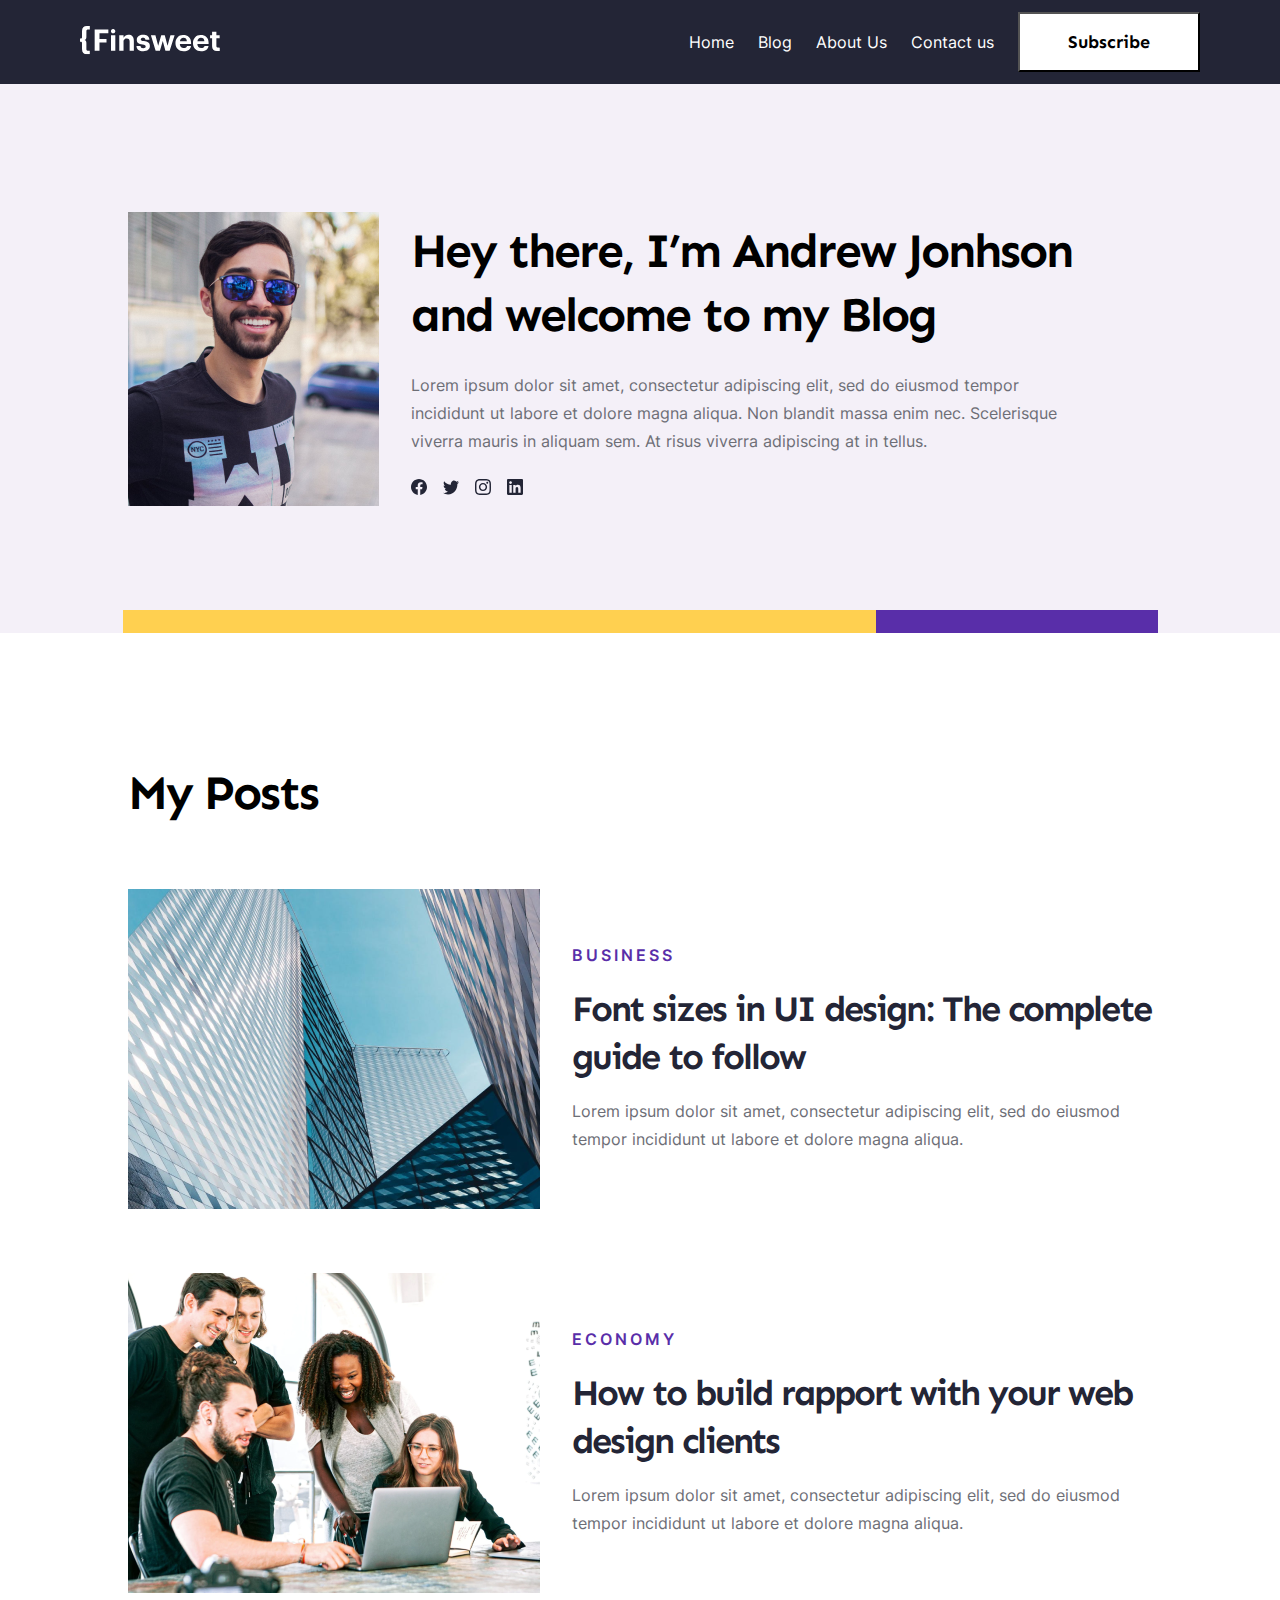
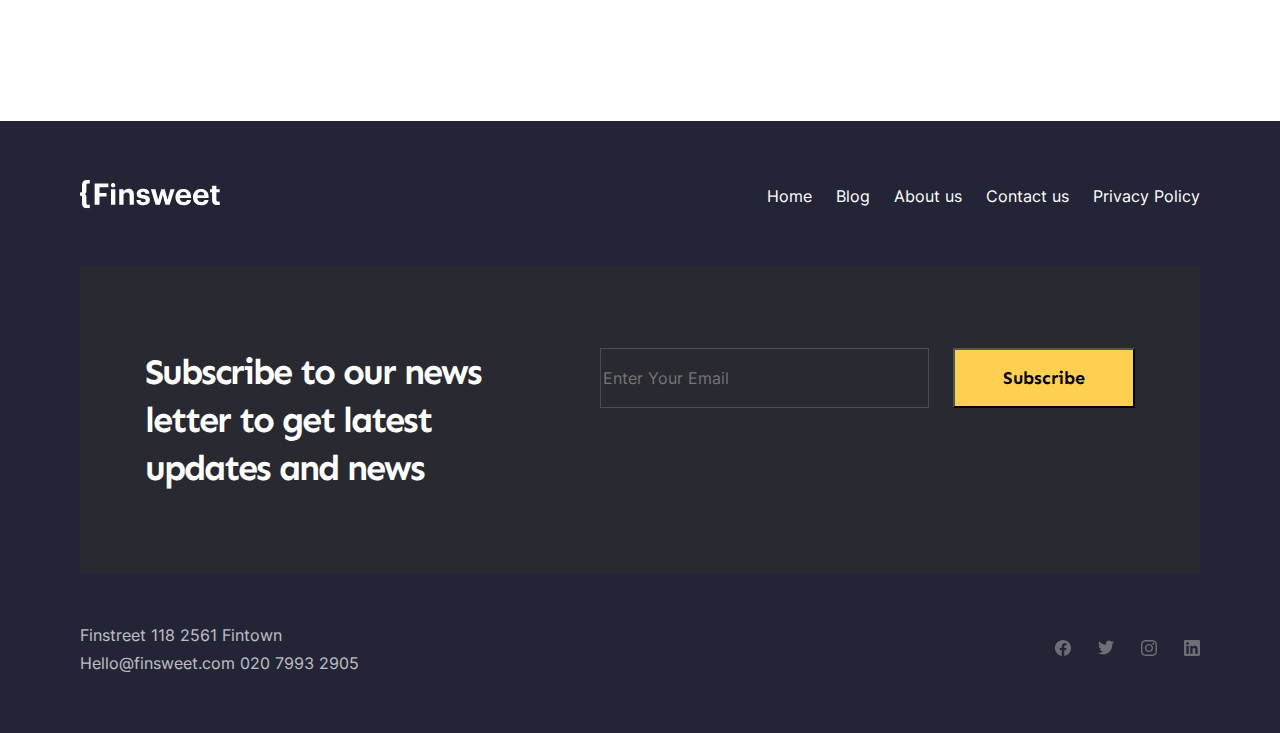
<file: author.html>
<!DOCTYPE html>
<html lang="en">
  <head>
    <meta charset="UTF-8">
    <meta name="viewport" content="width=device-width, initial-scale=1.0">
    <link rel="stylesheet" href="css/normalize.css">
    <link rel="stylesheet" href="css/style.css">
    <link rel="stylesheet" href="css/modal.css">
    <title>Finsweet</title>
  </head>
  <body>
    <div class="modal">
      <div class="container">
        <div class="modal__main">
          <h2 class="modal__title title__h2">Subscribe</h2>
          <div class="modal__container">
          <p class="modal__subtitle descr__1">
            Lorem ipsum dolor sit amet consectetur, adipisicing elit. Possimus
            iure quo, voluptate natus maiores numquam ipsa cumque harum
            consequuntur, architecto culpa distinctio itaque voluptates error
            obcaecati saepe doloremque minus atque expedita accusantium
            dolorem aliquam non! Expedita, temporibus omnis consequuntur
            necessitatibus cum minus, praesentium veniam ex quasi
            reprehenderit officiis, voluptate dolores.
          </p>
          <form class="modal__form">
          <input type="email" class="modal__email" placeholder="Enter Your Email" required>
          <button class="modal__btn">Subscribe</button>
          <button class="modal__close">&#10008;</button>
          </form>
          </div>
        </div>
      </div>
    </div>
    <header class="header" id="header">
      <div class="container">
        <div class="header__block flex">
          <a href="index.html" class="header__logo">
            <img
              src="img/home-img/logo-finsweet.svg"
              alt="Logo"
              class="header__img"
            >
          </a>
          <nav class="header__nav flex">
            <ul class="header__nav-list flex list__reset">
              <li class="header__nav-item">
                <a href="index.html" class="header__nav-link"> Home </a>
              </li>
              <li class="header__nav-item">
                <a href="blog.html" class="header__nav-link"> Blog </a>
              </li>
              <li class="header__nav-item">
                <a href="about.html" class="header__nav-link"> About Us </a>
              </li>
              <li class="header__nav-item">
                <a href="contact.html" class="header__nav-link"> Contact us </a>
              </li>
            </ul>
            <button class="header__btn btn">Subscribe</button>
          </nav>
        </div>
      </div>
    </header>
    <main>
      <section class="author__hero">
        <div class="container">
          <div class="author__hero-wrapper flex">
            <div class="author__hero-block flex">
              <img
                src="img/author-img1.png"
                alt="Author Img"
                class="author__hero-img"
              >
              <div class="author__hero-content">
                <h1 class="author__hero-title title__h1">
                  Hey there, I’m Andrew Jonhson and welcome to my Blog
                </h1>
                <p class="author__hero-descr descr__1">
                  Lorem ipsum dolor sit amet, consectetur adipiscing elit, sed
                  do eiusmod tempor incididunt ut labore et dolore magna aliqua.
                  Non blandit massa enim nec. Scelerisque viverra mauris in
                  aliquam sem. At risus viverra adipiscing at in tellus.
                </p>
                <div class="authors__social-box">
                  <a
                    href="https://www.facebook.com/"
                    class="authors__social-link"
                    target="_blank"
                    ><svg
                      class="social__facebook"
                      width="16"
                      height="16"
                      viewBox="0 0 16 16"
                      fill="none"
                      xmlns="http://www.w3.org/2000/svg"
                    >
                      <path
                        d="M16 8C16 3.58172 12.4183 0 8 0C3.58172 0 0 3.58172 0 8C0 11.993 2.92547 15.3027 6.75 15.9028V10.3125H4.71875V8H6.75V6.2375C6.75 4.2325 7.94438 3.125 9.77172 3.125C10.6467 3.125 11.5625 3.28125 11.5625 3.28125V5.25H10.5538C9.56 5.25 9.25 5.86672 9.25 6.5V8H11.4688L11.1141 10.3125H9.25V15.9028C13.0745 15.3027 16 11.993 16 8Z"
                        fill="#232536"
                      /></svg></a>
                  <a
                    href="https://twitter.com/"
                    class="authors__social-link"
                    target="_blank"
                    ><svg
                      class="social__twitter"
                      width="16"
                      height="15"
                      viewBox="0 0 16 15"
                      fill="none"
                      xmlns="http://www.w3.org/2000/svg"
                    >
                      <path
                        d="M5.03344 14.4068C11.0697 14.4068 14.3722 9.09193 14.3722 4.48434C14.3722 4.33492 14.3691 4.18219 14.3628 4.03277C15.0052 3.53914 15.5597 2.9277 16 2.22719C15.4017 2.51003 14.7664 2.69475 14.1159 2.77504C14.8009 2.33883 15.3137 1.65356 15.5594 0.84627C14.915 1.252 14.2104 1.5382 13.4756 1.69262C12.9806 1.13371 12.326 0.763643 11.6131 0.639638C10.9003 0.515634 10.1688 0.644596 9.53183 1.00659C8.89486 1.36858 8.38787 1.94344 8.08923 2.64228C7.7906 3.34113 7.71695 4.12504 7.87969 4.87281C6.575 4.80325 5.29862 4.44314 4.13332 3.81584C2.96802 3.18853 1.9398 2.30804 1.11531 1.23143C0.696266 1.99907 0.568038 2.90743 0.756687 3.77192C0.945337 4.6364 1.43671 5.39213 2.13094 5.88551C1.60975 5.86793 1.09998 5.71883 0.64375 5.45055V5.49371C0.643283 6.29929 0.905399 7.08018 1.38554 7.70365C1.86568 8.32711 2.53422 8.75467 3.2775 8.91363C2.7947 9.05398 2.28799 9.07443 1.79656 8.9734C2.0063 9.6662 2.41438 10.2721 2.96385 10.7067C3.51331 11.1412 4.17675 11.3826 4.86156 11.3972C3.69895 12.3676 2.26278 12.8939 0.784375 12.8914C0.522191 12.8909 0.260266 12.8739 0 12.8402C1.5019 13.864 3.24902 14.4077 5.03344 14.4068Z"
                        fill="#232536"
                      /></svg></a>
                  <a
                    href="https://www.instagram.com/"
                    class="authors__social-link"
                    target="_blank"
                    ><svg
                      class="social__instagram"
                      width="16"
                      height="16"
                      viewBox="0 0 16 16"
                      fill="none"
                      xmlns="http://www.w3.org/2000/svg"
                    >
                      <path
                        d="M8 1.44062C10.1375 1.44062 10.3906 1.45 11.2313 1.4875C12.0125 1.52187 12.4344 1.65313 12.7156 1.7625C13.0875 1.90625 13.3563 2.08125 13.6344 2.35937C13.9156 2.64062 14.0875 2.90625 14.2313 3.27813C14.3406 3.55937 14.4719 3.98437 14.5063 4.7625C14.5438 5.60625 14.5531 5.85938 14.5531 7.99375C14.5531 10.1312 14.5438 10.3844 14.5063 11.225C14.4719 12.0063 14.3406 12.4281 14.2313 12.7094C14.0875 13.0813 13.9125 13.35 13.6344 13.6281C13.3531 13.9094 13.0875 14.0813 12.7156 14.225C12.4344 14.3344 12.0094 14.4656 11.2313 14.5C10.3875 14.5375 10.1344 14.5469 8 14.5469C5.8625 14.5469 5.60938 14.5375 4.76875 14.5C3.9875 14.4656 3.56563 14.3344 3.28438 14.225C2.9125 14.0813 2.64375 13.9062 2.36563 13.6281C2.08438 13.3469 1.9125 13.0813 1.76875 12.7094C1.65938 12.4281 1.52813 12.0031 1.49375 11.225C1.45625 10.3813 1.44688 10.1281 1.44688 7.99375C1.44688 5.85625 1.45625 5.60312 1.49375 4.7625C1.52813 3.98125 1.65938 3.55937 1.76875 3.27813C1.9125 2.90625 2.0875 2.6375 2.36563 2.35937C2.64688 2.07812 2.9125 1.90625 3.28438 1.7625C3.56563 1.65313 3.99063 1.52187 4.76875 1.4875C5.60938 1.45 5.8625 1.44062 8 1.44062ZM8 0C5.82813 0 5.55625 0.009375 4.70313 0.046875C3.85313 0.084375 3.26875 0.221875 2.7625 0.41875C2.23438 0.625 1.7875 0.896875 1.34375 1.34375C0.896875 1.7875 0.625 2.23438 0.41875 2.75938C0.221875 3.26875 0.084375 3.85 0.046875 4.7C0.009375 5.55625 0 5.82812 0 8C0 10.1719 0.009375 10.4437 0.046875 11.2969C0.084375 12.1469 0.221875 12.7312 0.41875 13.2375C0.625 13.7656 0.896875 14.2125 1.34375 14.6562C1.7875 15.1 2.23438 15.375 2.75938 15.5781C3.26875 15.775 3.85 15.9125 4.7 15.95C5.55313 15.9875 5.825 15.9969 7.99688 15.9969C10.1688 15.9969 10.4406 15.9875 11.2938 15.95C12.1438 15.9125 12.7281 15.775 13.2344 15.5781C13.7594 15.375 14.2063 15.1 14.65 14.6562C15.0938 14.2125 15.3688 13.7656 15.5719 13.2406C15.7688 12.7312 15.9063 12.15 15.9438 11.3C15.9813 10.4469 15.9906 10.175 15.9906 8.00313C15.9906 5.83125 15.9813 5.55937 15.9438 4.70625C15.9063 3.85625 15.7688 3.27187 15.5719 2.76562C15.375 2.23437 15.1031 1.7875 14.6563 1.34375C14.2125 0.9 13.7656 0.625 13.2406 0.421875C12.7313 0.225 12.15 0.0875 11.3 0.05C10.4438 0.009375 10.1719 0 8 0Z"
                        fill="#232536"
                      />
                      <path
                        d="M8 3.89062C5.73125 3.89062 3.89062 5.73125 3.89062 8C3.89062 10.2688 5.73125 12.1094 8 12.1094C10.2687 12.1094 12.1094 10.2688 12.1094 8C12.1094 5.73125 10.2687 3.89062 8 3.89062ZM8 10.6656C6.52812 10.6656 5.33437 9.47188 5.33437 8C5.33437 6.52813 6.52812 5.33437 8 5.33437C9.47187 5.33437 10.6656 6.52813 10.6656 8C10.6656 9.47188 9.47187 10.6656 8 10.6656Z"
                        fill="#232536"
                      />
                      <path
                        d="M13.2313 3.72842C13.2313 4.25967 12.8 4.68779 12.2719 4.68779C11.7406 4.68779 11.3125 4.25654 11.3125 3.72842C11.3125 3.19717 11.7438 2.76904 12.2719 2.76904C12.8 2.76904 13.2313 3.20029 13.2313 3.72842Z"
                        fill="#232536"
                      /></svg></a>
                  <a
                    href="https://ru.linkedin.com/"
                    class="authors__social-link"
                    target="_blank"
                    ><svg
                      class="social__linked"
                      width="16"
                      height="16"
                      viewBox="0 0 16 16"
                      fill="none"
                      xmlns="http://www.w3.org/2000/svg"
                    >
                      <path
                        d="M14.8156 0H1.18125C0.528125 0 0 0.515625 0 1.15313V14.8438C0 15.4813 0.528125 16 1.18125 16H14.8156C15.4688 16 16 15.4813 16 14.8469V1.15313C16 0.515625 15.4688 0 14.8156 0ZM4.74687 13.6344H2.37188V5.99687H4.74687V13.6344ZM3.55938 4.95625C2.79688 4.95625 2.18125 4.34062 2.18125 3.58125C2.18125 2.82188 2.79688 2.20625 3.55938 2.20625C4.31875 2.20625 4.93437 2.82188 4.93437 3.58125C4.93437 4.3375 4.31875 4.95625 3.55938 4.95625ZM13.6344 13.6344H11.2625V9.92188C11.2625 9.0375 11.2469 7.89687 10.0281 7.89687C8.79375 7.89687 8.60625 8.8625 8.60625 9.85938V13.6344H6.2375V5.99687H8.5125V7.04063H8.54375C8.85938 6.44063 9.63438 5.80625 10.7875 5.80625C13.1906 5.80625 13.6344 7.3875 13.6344 9.44375V13.6344Z"
                        fill="#232536"
                      /></svg></a>
                </div>
              </div>
            </div>
            <div class="about__block-color">
            <div class="about__block-yellow author__hero-color"></div>
            <div class="about__block--purple"></div>
          </div>
          </div>
        </div>
      </section>
      <section class="my__blog">
        <div class="container">
            <div class="my__blog-wrapper flex">
            <div class="my__blog-block flex">
                <h2 class="my__blog-title title__h1">My Posts</h2>
                <ul class="my__blog-list list__reset">
                    <li class="post__all-item flex business__category-item">
                  <a href="#" class="post__all-link">
                    <img
                      src="img/author-post1.png"
                      alt="author-post1"
                      class="post__all-img"
                    >
                    <div class="post__all-content business__category-content my__blog-content">
                      <p class="post__item-title">Business</p>
                      <h2 class="post__item-subtitle title__h2">
                        Font sizes in UI design: The complete guide to follow
                      </h2>
                      <p class="post__item-descr descr__1">
                        Lorem ipsum dolor sit amet, consectetur adipiscing elit, sed do eiusmod tempor incididunt ut labore et dolore magna aliqua.
                      </p>
                    </div>
                  </a>
                </li>
                <li class="post__all-item flex business__category-item">
                  <a href="#" class="post__all-link">
                    <img
                      src="img/author-post2.png"
                      alt="author-post2"
                      class="post__all-img"
                    >
                    <div class="post__all-content business__category-content my__blog-content">
                      <p class="post__item-title">ECONOMY</p>
                      <h2 class="post__item-subtitle title__h2">
                        How to build rapport with your web design clients
                      </h2>
                      <p class="post__item-descr descr__1">
                        Lorem ipsum dolor sit amet, consectetur adipiscing elit, sed do eiusmod tempor incididunt ut labore et dolore magna aliqua.
                      </p>
                    </div>
                  </a>
                </li>
                </ul>
            </div>
            </div>
        </div>
      </section>
    </main>
    <footer class="footer">
      <div class="container">
        <div class="footer__block-top flex">
          <a href="index.html" class="footer__logo-link">
            <img
              src="img/home-img/logo-finsweet.svg"
              alt="Logo"
              class="footer__logo"
            >
          </a>
          <ul class="footer__list list__reset flex">
            <li class="footer__list-item">
              <a href="index.html" class="footer__link descr__1">Home</a>
            </li>
            <li class="footer__list-item">
              <a href="blog.html" class="footer__link descr__1">Blog</a>
            </li>
            <li class="footer__list-item">
              <a href="about.html" class="footer__link descr__1">About us</a>
            </li>
            <li class="footer__list-item">
              <a href="contact.html" class="footer__link descr__1">Contact us</a>
            </li>
            <li class="footer__list-item">
              <a href="privacy.html" class="footer__link descr__1">Privacy Policy</a>
            </li>
          </ul>
        </div>
        <div class="footer__block">
          <h2 class="form__title title__h2">
            Subscribe to our news letter to get latest updates and news
          </h2>
          <form class="footer__form">
            <input
              type="email"
              class="footer__form-btn"
              placeholder="Enter Your Email" required
            >
            <button class="footer__btn btn">Subscribe</button>
          </form>
        </div>
        <div class="footer__block-bottom flex">
          <div class="footer__info">
            <p class="footer__address">Finstreet 118 2561 Fintown</p>
            <div class="footer__contacts">
              <a href="mailto:hello@finsweet.com" class="footer__email"
                >Hello@finsweet.com</a
              >
              <a href="tel:02079932905" class="footer__tel">020 7993 2905</a>
            </div>
          </div>
          <div class="footer__social">
            <ul class="footer__social-list flex list__reset">
              <li class="footer__social-item">
                <a
                  href="https://www.facebook.com/"
                  class="footer__social-link"
                  target="_blank"
                >
                  <svg
                    class="footer__svg"
                    width="16"
                    height="16"
                    viewBox="0 0 16 16"
                    fill="none"
                    xmlns="http://www.w3.org/2000/svg"
                  >
                    <path
                      d="M16 8C16 3.58172 12.4183 0 8 0C3.58172 0 0 3.58172 0 8C0 11.993 2.92547 15.3027 6.75 15.9028V10.3125H4.71875V8H6.75V6.2375C6.75 4.2325 7.94438 3.125 9.77172 3.125C10.6467 3.125 11.5625 3.28125 11.5625 3.28125V5.25H10.5538C9.56 5.25 9.25 5.86672 9.25 6.5V8H11.4688L11.1141 10.3125H9.25V15.9028C13.0745 15.3027 16 11.993 16 8Z"
                      fill="#232536"
                    />
                  </svg>
                </a>
              </li>
              <li class="footer__social-item">
                <a
                  href="https://twitter.com/"
                  class="footer__social link"
                  target="_blank"
                >
                  <svg
                    class="footer__svg"
                    width="16"
                    height="15"
                    viewBox="0 0 16 15"
                    fill="none"
                    xmlns="http://www.w3.org/2000/svg"
                  >
                    <path
                      d="M5.03344 14.4068C11.0697 14.4068 14.3722 9.09193 14.3722 4.48434C14.3722 4.33492 14.3691 4.18219 14.3628 4.03277C15.0052 3.53914 15.5597 2.9277 16 2.22719C15.4017 2.51003 14.7664 2.69475 14.1159 2.77504C14.8009 2.33883 15.3137 1.65356 15.5594 0.84627C14.915 1.252 14.2104 1.5382 13.4756 1.69262C12.9806 1.13371 12.326 0.763643 11.6131 0.639638C10.9003 0.515634 10.1688 0.644596 9.53183 1.00659C8.89486 1.36858 8.38787 1.94344 8.08923 2.64228C7.7906 3.34113 7.71695 4.12504 7.87969 4.87281C6.575 4.80325 5.29862 4.44314 4.13332 3.81584C2.96802 3.18853 1.9398 2.30804 1.11531 1.23143C0.696266 1.99907 0.568038 2.90743 0.756687 3.77192C0.945337 4.6364 1.43671 5.39213 2.13094 5.88551C1.60975 5.86793 1.09998 5.71883 0.64375 5.45055V5.49371C0.643283 6.29929 0.905399 7.08018 1.38554 7.70365C1.86568 8.32711 2.53422 8.75467 3.2775 8.91363C2.7947 9.05398 2.28799 9.07443 1.79656 8.9734C2.0063 9.6662 2.41438 10.2721 2.96385 10.7067C3.51331 11.1412 4.17675 11.3826 4.86156 11.3972C3.69895 12.3676 2.26278 12.8939 0.784375 12.8914C0.522191 12.8909 0.260266 12.8739 0 12.8402C1.5019 13.864 3.24902 14.4077 5.03344 14.4068Z"
                      fill="#232536"
                    />
                  </svg>
                </a>
              </li>
              <li class="footer__social-item">
                <a
                  href="https://www.instagram.com/"
                  class="footer__social link"
                  target="_blank"
                >
                  <svg
                    class="footer__svg"
                    width="16"
                    height="16"
                    viewBox="0 0 16 16"
                    fill="none"
                    xmlns="http://www.w3.org/2000/svg"
                  >
                    <path
                      d="M8 1.44062C10.1375 1.44062 10.3906 1.45 11.2313 1.4875C12.0125 1.52187 12.4344 1.65313 12.7156 1.7625C13.0875 1.90625 13.3563 2.08125 13.6344 2.35937C13.9156 2.64062 14.0875 2.90625 14.2313 3.27813C14.3406 3.55937 14.4719 3.98437 14.5063 4.7625C14.5438 5.60625 14.5531 5.85938 14.5531 7.99375C14.5531 10.1312 14.5438 10.3844 14.5063 11.225C14.4719 12.0063 14.3406 12.4281 14.2313 12.7094C14.0875 13.0813 13.9125 13.35 13.6344 13.6281C13.3531 13.9094 13.0875 14.0813 12.7156 14.225C12.4344 14.3344 12.0094 14.4656 11.2313 14.5C10.3875 14.5375 10.1344 14.5469 8 14.5469C5.8625 14.5469 5.60938 14.5375 4.76875 14.5C3.9875 14.4656 3.56563 14.3344 3.28438 14.225C2.9125 14.0813 2.64375 13.9062 2.36563 13.6281C2.08438 13.3469 1.9125 13.0813 1.76875 12.7094C1.65938 12.4281 1.52813 12.0031 1.49375 11.225C1.45625 10.3813 1.44688 10.1281 1.44688 7.99375C1.44688 5.85625 1.45625 5.60312 1.49375 4.7625C1.52813 3.98125 1.65938 3.55937 1.76875 3.27813C1.9125 2.90625 2.0875 2.6375 2.36563 2.35937C2.64688 2.07812 2.9125 1.90625 3.28438 1.7625C3.56563 1.65313 3.99063 1.52187 4.76875 1.4875C5.60938 1.45 5.8625 1.44062 8 1.44062ZM8 0C5.82813 0 5.55625 0.009375 4.70313 0.046875C3.85313 0.084375 3.26875 0.221875 2.7625 0.41875C2.23438 0.625 1.7875 0.896875 1.34375 1.34375C0.896875 1.7875 0.625 2.23438 0.41875 2.75938C0.221875 3.26875 0.084375 3.85 0.046875 4.7C0.009375 5.55625 0 5.82812 0 8C0 10.1719 0.009375 10.4437 0.046875 11.2969C0.084375 12.1469 0.221875 12.7312 0.41875 13.2375C0.625 13.7656 0.896875 14.2125 1.34375 14.6562C1.7875 15.1 2.23438 15.375 2.75938 15.5781C3.26875 15.775 3.85 15.9125 4.7 15.95C5.55313 15.9875 5.825 15.9969 7.99688 15.9969C10.1688 15.9969 10.4406 15.9875 11.2938 15.95C12.1438 15.9125 12.7281 15.775 13.2344 15.5781C13.7594 15.375 14.2063 15.1 14.65 14.6562C15.0938 14.2125 15.3688 13.7656 15.5719 13.2406C15.7688 12.7312 15.9063 12.15 15.9438 11.3C15.9813 10.4469 15.9906 10.175 15.9906 8.00313C15.9906 5.83125 15.9813 5.55937 15.9438 4.70625C15.9063 3.85625 15.7688 3.27187 15.5719 2.76562C15.375 2.23437 15.1031 1.7875 14.6563 1.34375C14.2125 0.9 13.7656 0.625 13.2406 0.421875C12.7313 0.225 12.15 0.0875 11.3 0.05C10.4438 0.009375 10.1719 0 8 0Z"
                      fill="#232536"
                    />
                    <path
                      d="M8 3.89062C5.73125 3.89062 3.89062 5.73125 3.89062 8C3.89062 10.2688 5.73125 12.1094 8 12.1094C10.2687 12.1094 12.1094 10.2688 12.1094 8C12.1094 5.73125 10.2687 3.89062 8 3.89062ZM8 10.6656C6.52812 10.6656 5.33437 9.47188 5.33437 8C5.33437 6.52813 6.52812 5.33437 8 5.33437C9.47187 5.33437 10.6656 6.52813 10.6656 8C10.6656 9.47188 9.47187 10.6656 8 10.6656Z"
                      fill="#232536"
                    />
                    <path
                      d="M13.2313 3.72842C13.2313 4.25967 12.8 4.68779 12.2719 4.68779C11.7406 4.68779 11.3125 4.25654 11.3125 3.72842C11.3125 3.19717 11.7438 2.76904 12.2719 2.76904C12.8 2.76904 13.2313 3.20029 13.2313 3.72842Z"
                      fill="#232536"
                    />
                  </svg>
                </a>
              </li>
              <li class="footer__social-item">
                <a
                  href="https://www.linkedin.com/"
                  class="footer__social link"
                  target="_blank"
                >
                  <svg
                    class="footer__svg"
                    width="16"
                    height="16"
                    viewBox="0 0 16 16"
                    fill="none"
                    xmlns="http://www.w3.org/2000/svg"
                  >
                    <path
                      d="M14.8156 0H1.18125C0.528125 0 0 0.515625 0 1.15313V14.8438C0 15.4813 0.528125 16 1.18125 16H14.8156C15.4688 16 16 15.4813 16 14.8469V1.15313C16 0.515625 15.4688 0 14.8156 0ZM4.74687 13.6344H2.37188V5.99687H4.74687V13.6344ZM3.55938 4.95625C2.79688 4.95625 2.18125 4.34062 2.18125 3.58125C2.18125 2.82188 2.79688 2.20625 3.55938 2.20625C4.31875 2.20625 4.93437 2.82188 4.93437 3.58125C4.93437 4.3375 4.31875 4.95625 3.55938 4.95625ZM13.6344 13.6344H11.2625V9.92188C11.2625 9.0375 11.2469 7.89687 10.0281 7.89687C8.79375 7.89687 8.60625 8.8625 8.60625 9.85938V13.6344H6.2375V5.99687H8.5125V7.04063H8.54375C8.85938 6.44063 9.63438 5.80625 10.7875 5.80625C13.1906 5.80625 13.6344 7.3875 13.6344 9.44375V13.6344Z"
                      fill="#232536"
                    />
                  </svg>
                </a>
              </li>
            </ul>
          </div>
        </div>
      </div>
    </footer>
    <script src="js/script.js?v=1"></script>
  </body>
</html>
</file>
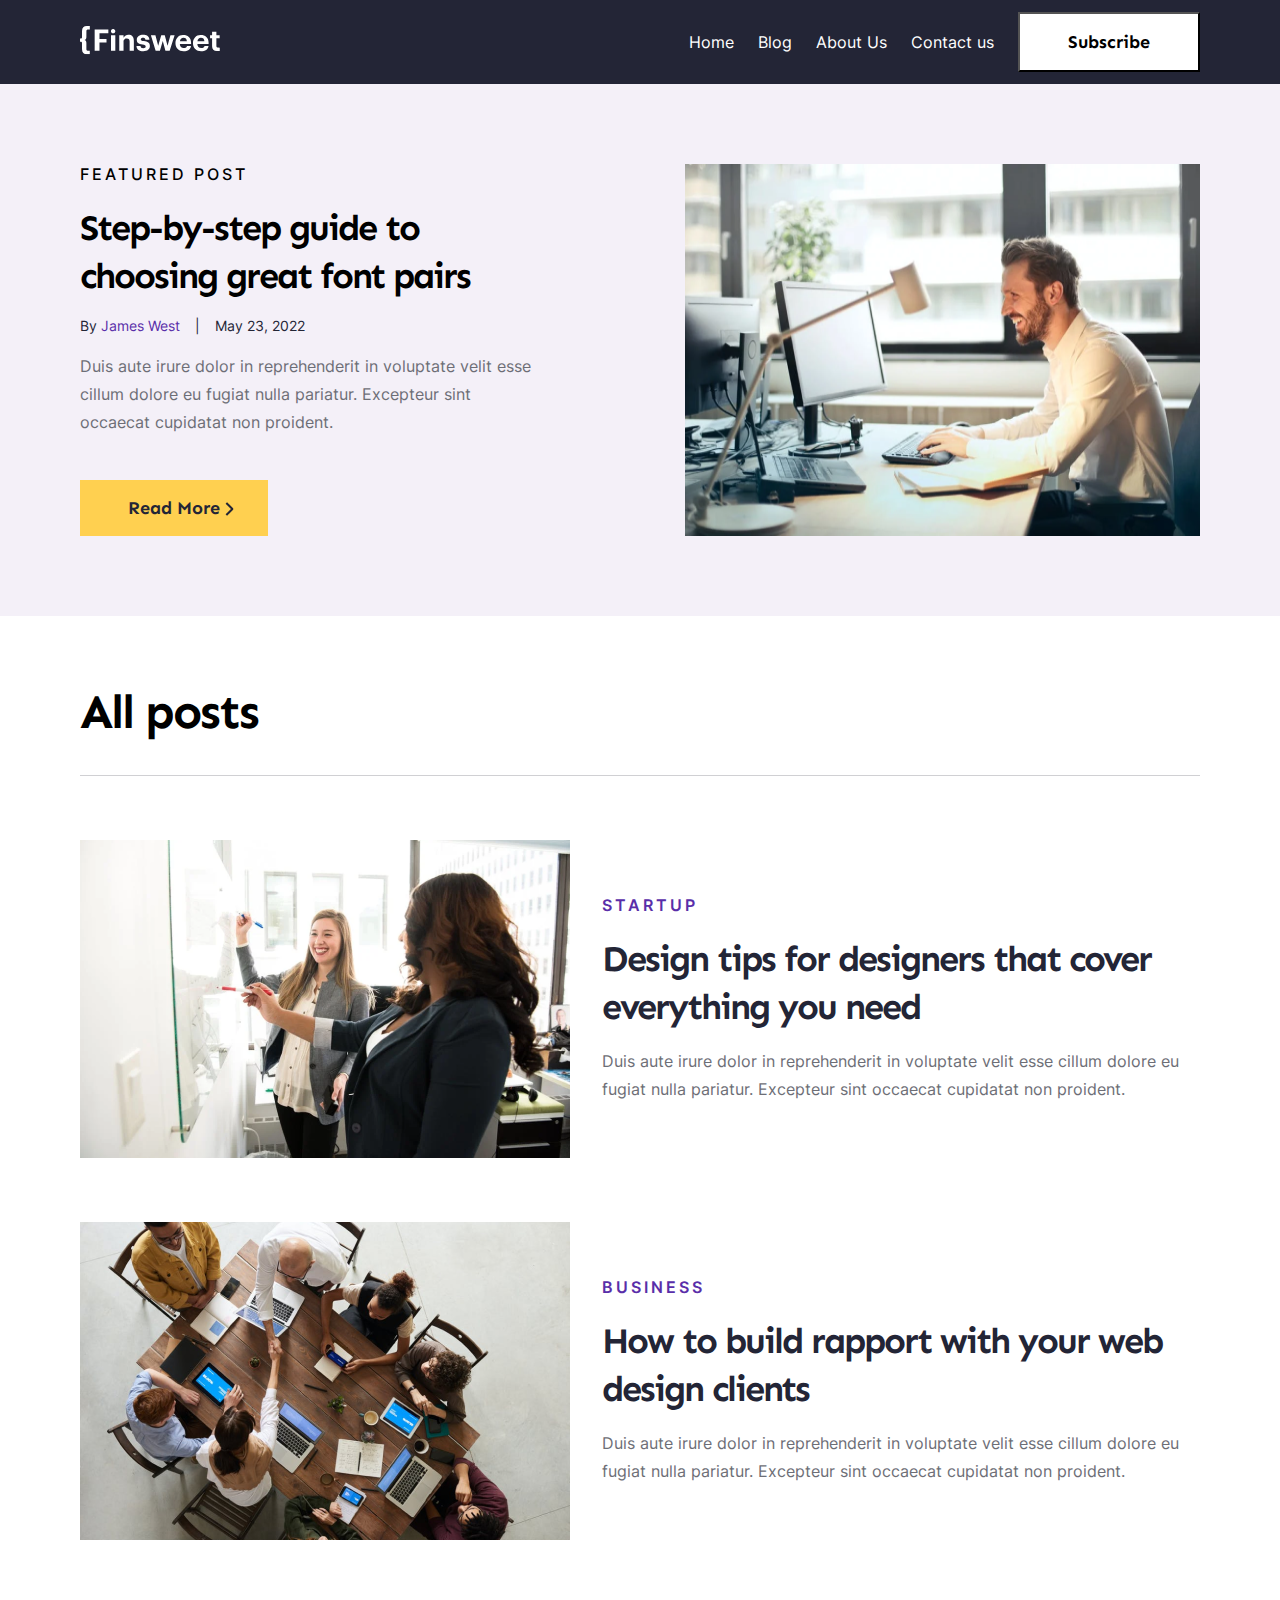
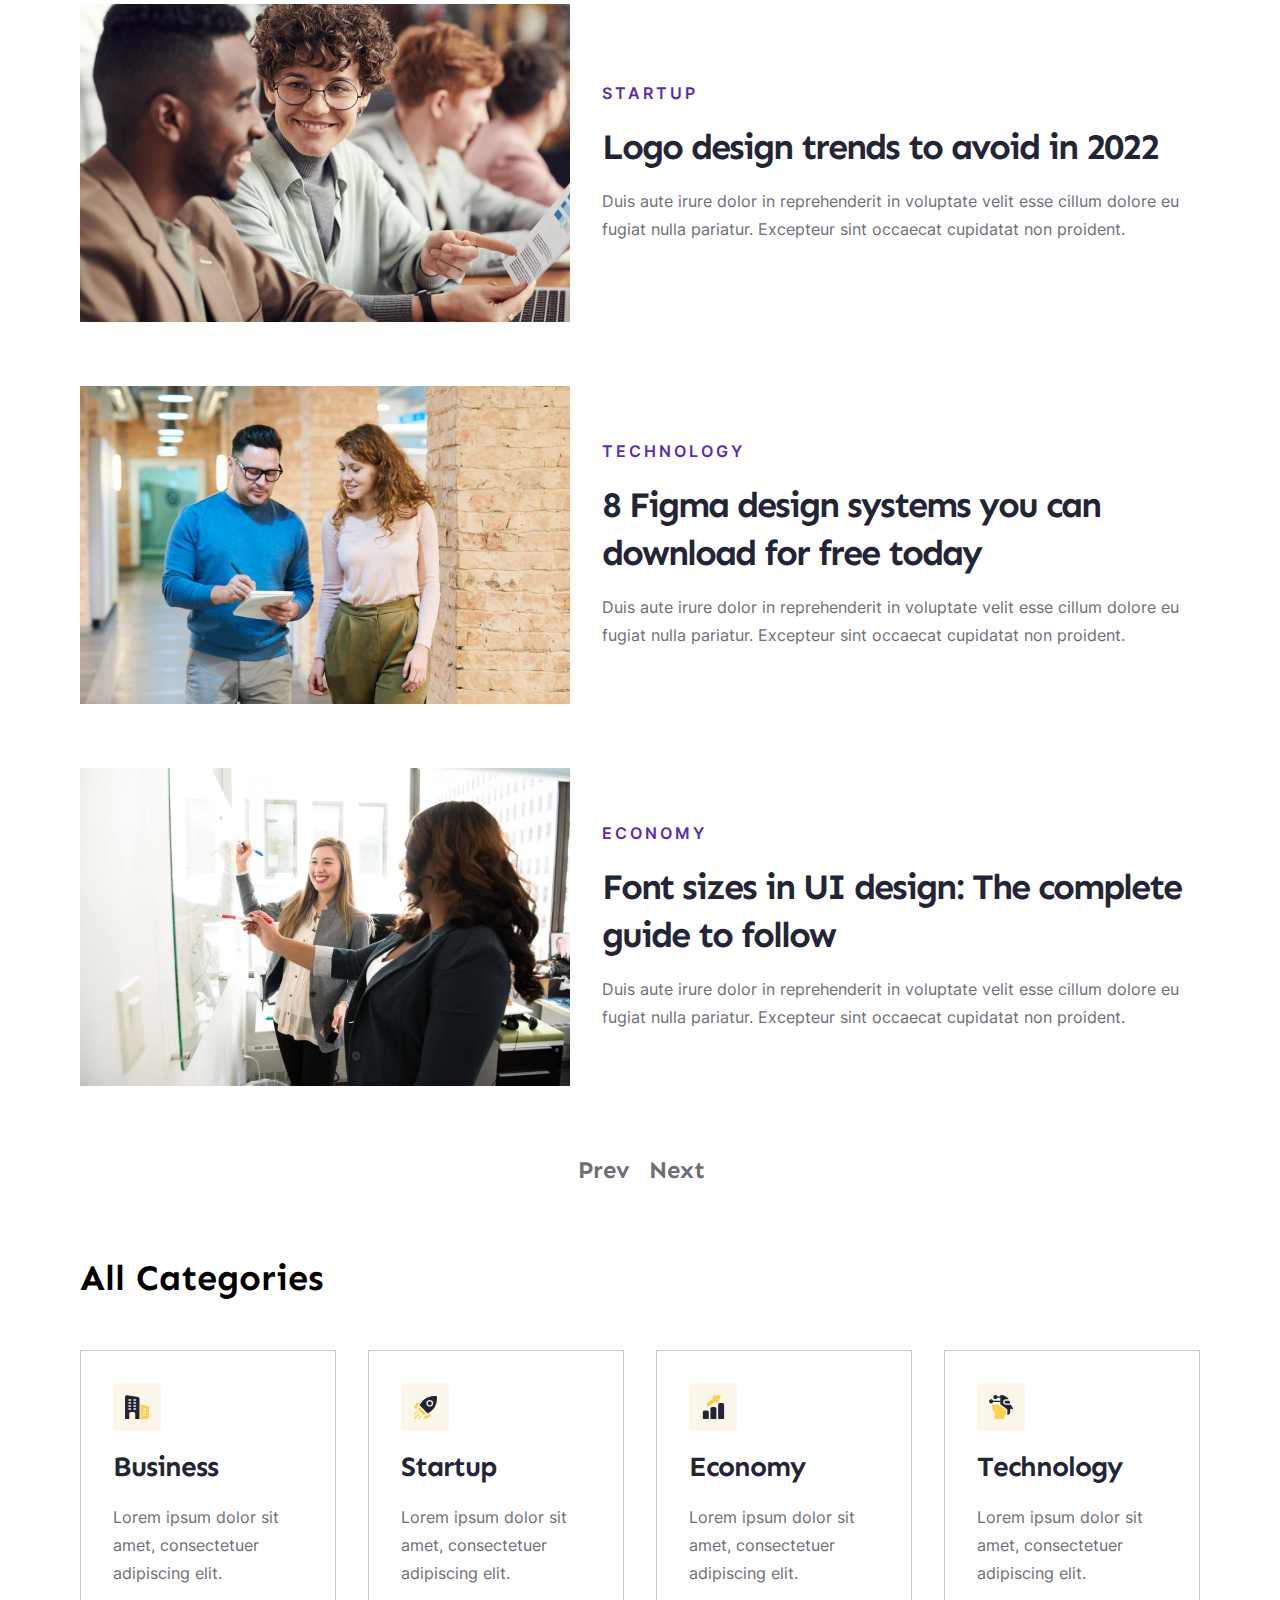
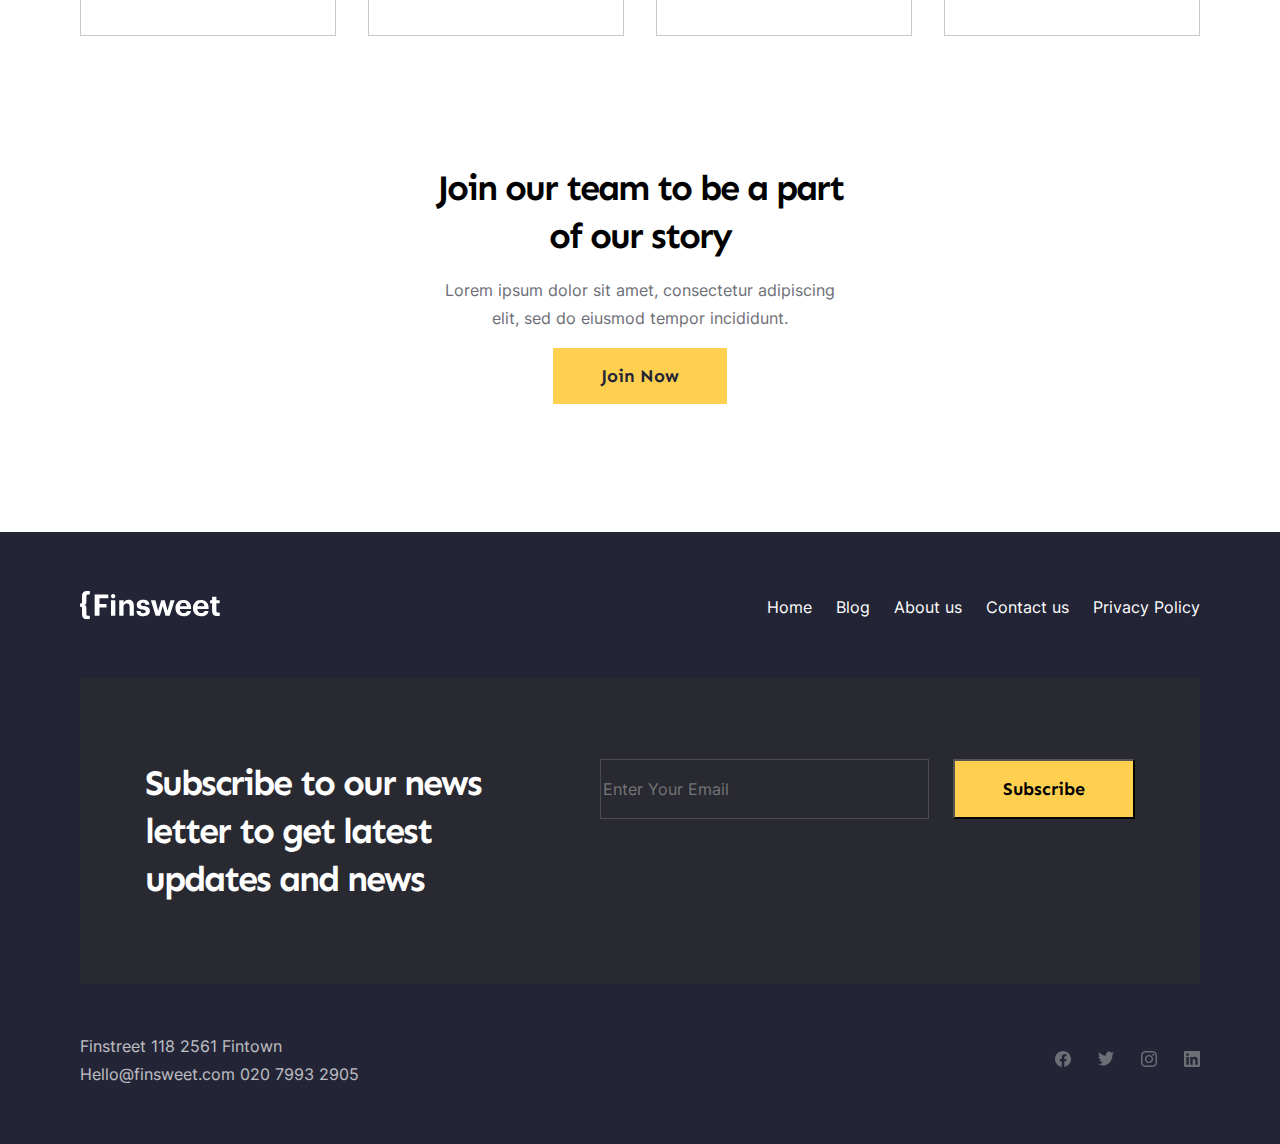
<file: blog.html>
<!DOCTYPE html>
<html lang="en">
  <head>
    <meta charset="UTF-8">
    <meta name="viewport" content="width=device-width, initial-scale=1.0">
    <link rel="stylesheet" href="css/normalize.css">
    <link rel="stylesheet" href="css/style.css">
    <link rel="stylesheet" href="css/modal.css">
    <title>Finsweet</title>
  </head>
  <body>
    <div class="modal">
      <div class="container">
        <div class="modal__main">
          <h2 class="modal__title title__h2">Subscribe</h2>
          <div class="modal__container">
          <p class="modal__subtitle descr__1">
            Lorem ipsum dolor sit amet consectetur, adipisicing elit. Possimus
            iure quo, voluptate natus maiores numquam ipsa cumque harum
            consequuntur, architecto culpa distinctio itaque voluptates error
            obcaecati saepe doloremque minus atque expedita accusantium
            dolorem aliquam non! Expedita, temporibus omnis consequuntur
            necessitatibus cum minus, praesentium veniam ex quasi
            reprehenderit officiis, voluptate dolores.
          </p>
          <form class="modal__form">
          <input type="email" class="modal__email" placeholder="Enter Your Email" required>
          <button class="modal__btn">Subscribe</button>
          <button class="modal__close">&#10008;</button>
          </form>
          </div>
        </div>
      </div>
    </div>
    <header class="header" id="header">
      <div class="container">
        <div class="header__block flex">
          <a href="index.html" class="header__logo">
            <img
              src="img/home-img/logo-finsweet.svg"
              alt="Logo"
              class="header__img"
            >
          </a>
          <nav class="header__nav flex">
            <ul class="header__nav-list flex list__reset">
              <li class="header__nav-item">
                <a href="index.html" class="header__nav-link"> Home </a>
              </li>
              <li class="header__nav-item">
                <a href="#header" class="header__nav-link"> Blog </a>
              </li>
              <li class="header__nav-item">
                <a href="about.html" class="header__nav-link"> About Us </a>
              </li>
              <li class="header__nav-item">
                <a href="contact.html" class="header__nav-link"> Contact us </a>
              </li>
            </ul>
            <button class="header__btn btn">Subscribe</button>
          </nav>
        </div>
      </div>
    </header>
    <main>
      <section class="blog__header">
        <div class="container">
          <div class="blog__block flex">
            <div class="blog__content">
              <p class="blog__title">Featured Post</p>
              <h2 class="blog__subtitle title__h2">
                Step-by-step guide to choosing great font pairs
              </h2>
              <div class="post__author author__and-date flex">
                <p class="post__author">
                  By <span class="post__name">James West</span>|
                </p>
                <p class="post__date">May 23, 2022</p>
              </div>
              <p class="blog__descr descr__1">
                Duis aute irure dolor in reprehenderit in voluptate velit esse
                cillum dolore eu fugiat nulla pariatur. Excepteur sint occaecat
                cupidatat non proident.
              </p>
              <a href="#" class="hero__btn btn"
                >Read More
                <div class="arrow-2">
                  <div class="arrow-2-top"></div>
                  <div class="arrow-2-bottom"></div>
                </div>
              </a>
            </div>
            <img src="img/blog-img/blog.png" alt="Blog-img" class="blog__img">
          </div>
        </div>
      </section>
      <section class="post__all">
        <div class="container">
            <h1 class="post__all-title title__h1">All posts</h1>
            <div class="post__all-block">
                <ul class="post__all-list list__reset">
                    <li class="post__all-item flex">
                        <a href="#" class="post__all-link">
                            <img src="img/blog-img/blog-startup.png" alt="startup1" class="post__all-img">
                            <div class="post__all-content">
                                <p class="post__item-title">Startup</p>
                                <h2 class="post__item-subtitle title__h2">Design tips for designers that cover everything you need</h2>
                                <p class="post__item-descr descr__1">Duis aute irure dolor in reprehenderit in voluptate velit esse cillum dolore eu fugiat nulla pariatur. Excepteur sint occaecat cupidatat non proident.</p>
                            </div>
                        </a>
                    </li>
                    <li class="post__all-item flex">
                        <a href="#" class="post__all-link">
                            <img src="img/blog-img/blog-business.png" alt="BUSINESS" class="post__all-img">
                            <div class="post__all-content">
                                <p class="post__item-title">BUSINESS</p>
                                <h2 class="post__item-subtitle title__h2">How to build rapport with your web design clients</h2>
                                <p class="post__item-descr descr__1">Duis aute irure dolor in reprehenderit in voluptate velit esse cillum dolore eu fugiat nulla pariatur. Excepteur sint occaecat cupidatat non proident.</p>
                            </div>
                        </a>
                    </li>
                    <li class="post__all-item flex">
                        <a href="#" class="post__all-link">
                            <img src="img/blog-img/blog-startup2.png" alt="startup2" class="post__all-img">
                            <div class="post__all-content">
                                <p class="post__item-title">Startup</p>
                                <h2 class="post__item-subtitle title__h2">Logo design trends to avoid in 2022</h2>
                                <p class="post__item-descr descr__1">Duis aute irure dolor in reprehenderit in voluptate velit esse cillum dolore eu fugiat nulla pariatur. Excepteur sint occaecat cupidatat non proident.</p>
                            </div>
                        </a>
                    </li>
                    <li class="post__all-item flex">
                        <a href="#" class="post__all-link">
                            <img src="img/blog-img/blog-technology.png" alt="Technology" class="post__all-img">
                            <div class="post__all-content">
                                <p class="post__item-title">Technology</p>
                                <h2 class="post__item-subtitle title__h2">8 Figma design systems you can download for free today</h2>
                                <p class="post__item-descr descr__1">Duis aute irure dolor in reprehenderit in voluptate velit esse cillum dolore eu fugiat nulla pariatur. Excepteur sint occaecat cupidatat non proident.</p>
                            </div>
                        </a>
                    </li>
                    <li class="post__all-item flex">
                        <a href="#" class="post__all-link">
                            <img src="img/blog-img/blog-economy.png" alt="Economy" class="post__all-img">
                            <div class="post__all-content">
                                <p class="post__item-title">Economy</p>
                                <h2 class="post__item-subtitle title__h2">Font sizes in UI design: The complete guide to follow</h2>
                                <p class="post__item-descr descr__1">Duis aute irure dolor in reprehenderit in voluptate velit esse cillum dolore eu fugiat nulla pariatur. Excepteur sint occaecat cupidatat non proident.</p>
                            </div>
                        </a>
                    </li>
                </ul>
            </div>
        </div>
      </section>
      <div class="pagination">
        <div class="container">
            <div class="pagination__block flex">
                <div class="paginator__block-arrow">
                <button class="pagination__btn-left">Prev</button>
                <button class="pagination__btn-right">Next</button>
                </div>
            </div>
        </div>
      </div>
      <section class="categories">
        <div class="container">
          <div class="categories__block categories__block-blog">
            <h2 class="categories__title title__h2">All Categories</h2>
            <div class="categories__block-card">
              <ul class="categories__list list__reset">
                <li class="categories__card">
                  <a href="category-page.html" class="categories__card-link" target="_blank">
                  <div class="categories__img-box">
                    <img
                      src="img/home-img/icon-business.svg"
                      alt="Business"
                      class="categories__img"
                    >
                  </div>
                  <h3 class="categories__card-title title__h3">Business</h3>
                  <p class="categories__card-descr descr__1">
                    Lorem ipsum dolor sit amet, consectetuer adipiscing elit.
                  </p>
                  </a>
                </li>
                <li class="categories__card">
                  <a href="blog-post.html" class="categories__card-link" target="_blank">
                  <div class="categories__img-box">
                    <img
                      src="img/home-img/icon-startup.svg"
                      alt="Startup"
                      class="categories__img"
                    >
                  </div>
                  <h3 class="categories__card-title title__h3">Startup</h3>
                  <p class="categories__card-descr descr__1">
                    Lorem ipsum dolor sit amet, consectetuer adipiscing elit.
                  </p>
                  </a>
                </li>
                <li class="categories__card">
                  <div class="categories__img-box">
                    <img
                      src="img/home-img/icon-economy.svg"
                      alt="Economy"
                      class="categories__img"
                    >
                  </div>
                  <h3 class="categories__card-title title__h3">Economy</h3>
                  <p class="categories__card-descr descr__1">
                    Lorem ipsum dolor sit amet, consectetuer adipiscing elit.
                  </p>
                </li>
                <li class="categories__card">
                  <div class="categories__img-box">
                    <img
                      src="img/home-img/icon-tehnologys.svg"
                      alt="Tehnologys"
                      class="categories__img"
                    >
                  </div>
                  <h3 class="categories__card-title title__h3">Technology</h3>
                  <p class="categories__card-descr descr__1">
                    Lorem ipsum dolor sit amet, consectetuer adipiscing elit.
                  </p>
                </li>
              </ul>
            </div>
          </div>
        </div>
      </section>
      <section class="join">
        <div class="container">
          <div class="join__wrapper flex">
          <div class="join__block flex">
            <h2 class="join__title title__h2">Join our team to be a part of our story</h2>
            <p class="join__descr descr__1">Lorem ipsum dolor sit amet, consectetur adipiscing elit, sed do eiusmod tempor incididunt.</p>
            <a href="#" class="hero__btn btn">Join Now</a>
          </div>
          </div>
        </div>
      </section>
    </main>
    <footer class="footer">
      <div class="container">
        <div class="footer__block-top flex">
          <a href="index.html" class="footer__logo-link">
            <img
              src="img/home-img/logo-finsweet.svg"
              alt="Logo"
              class="footer__logo"
            >
          </a>
          <ul class="footer__list list__reset flex">
            <li class="footer__list-item">
              <a href="index.html" class="footer__link descr__1">Home</a>
            </li>
            <li class="footer__list-item">
              <a href="#header" class="footer__link descr__1">Blog</a>
            </li>
            <li class="footer__list-item">
              <a href="about.html" class="footer__link descr__1">About us</a>
            </li>
            <li class="footer__list-item">
              <a href="contact.html" class="footer__link descr__1">Contact us</a>
            </li>
            <li class="footer__list-item">
              <a href="privacy.html" class="footer__link descr__1">Privacy Policy</a>
            </li>
          </ul>
        </div>
        <div class="footer__block">
          <h2 class="form__title title__h2">
            Subscribe to our news letter to get latest updates and news
          </h2>
          <form class="footer__form">
            <input
              type="email"
              class="footer__form-btn"
              placeholder="Enter Your Email" required
            >
            <button class="footer__btn btn">Subscribe</button>
          </form>
        </div>
        <div class="footer__block-bottom flex">
          <div class="footer__info">
            <p class="footer__address">Finstreet 118 2561 Fintown</p>
            <div class="footer__contacts">
              <a href="mailto:hello@finsweet.com" class="footer__email"
                >Hello@finsweet.com</a
              >
              <a href="tel:02079932905" class="footer__tel">020 7993 2905</a>
            </div>
          </div>
          <div class="footer__social">
            <ul class="footer__social-list flex list__reset">
              <li class="footer__social-item">
                <a
                  href="https://www.facebook.com/"
                  class="footer__social-link"
                  target="_blank"
                >
                  <svg
                    class="footer__svg"
                    width="16"
                    height="16"
                    viewBox="0 0 16 16"
                    fill="none"
                    xmlns="http://www.w3.org/2000/svg"
                  >
                    <path
                      d="M16 8C16 3.58172 12.4183 0 8 0C3.58172 0 0 3.58172 0 8C0 11.993 2.92547 15.3027 6.75 15.9028V10.3125H4.71875V8H6.75V6.2375C6.75 4.2325 7.94438 3.125 9.77172 3.125C10.6467 3.125 11.5625 3.28125 11.5625 3.28125V5.25H10.5538C9.56 5.25 9.25 5.86672 9.25 6.5V8H11.4688L11.1141 10.3125H9.25V15.9028C13.0745 15.3027 16 11.993 16 8Z"
                      fill="#232536"
                    />
                  </svg>
                </a>
              </li>
              <li class="footer__social-item">
                <a
                  href="https://twitter.com/"
                  class="footer__social link"
                  target="_blank"
                >
                  <svg
                    class="footer__svg"
                    width="16"
                    height="15"
                    viewBox="0 0 16 15"
                    fill="none"
                    xmlns="http://www.w3.org/2000/svg"
                  >
                    <path
                      d="M5.03344 14.4068C11.0697 14.4068 14.3722 9.09193 14.3722 4.48434C14.3722 4.33492 14.3691 4.18219 14.3628 4.03277C15.0052 3.53914 15.5597 2.9277 16 2.22719C15.4017 2.51003 14.7664 2.69475 14.1159 2.77504C14.8009 2.33883 15.3137 1.65356 15.5594 0.84627C14.915 1.252 14.2104 1.5382 13.4756 1.69262C12.9806 1.13371 12.326 0.763643 11.6131 0.639638C10.9003 0.515634 10.1688 0.644596 9.53183 1.00659C8.89486 1.36858 8.38787 1.94344 8.08923 2.64228C7.7906 3.34113 7.71695 4.12504 7.87969 4.87281C6.575 4.80325 5.29862 4.44314 4.13332 3.81584C2.96802 3.18853 1.9398 2.30804 1.11531 1.23143C0.696266 1.99907 0.568038 2.90743 0.756687 3.77192C0.945337 4.6364 1.43671 5.39213 2.13094 5.88551C1.60975 5.86793 1.09998 5.71883 0.64375 5.45055V5.49371C0.643283 6.29929 0.905399 7.08018 1.38554 7.70365C1.86568 8.32711 2.53422 8.75467 3.2775 8.91363C2.7947 9.05398 2.28799 9.07443 1.79656 8.9734C2.0063 9.6662 2.41438 10.2721 2.96385 10.7067C3.51331 11.1412 4.17675 11.3826 4.86156 11.3972C3.69895 12.3676 2.26278 12.8939 0.784375 12.8914C0.522191 12.8909 0.260266 12.8739 0 12.8402C1.5019 13.864 3.24902 14.4077 5.03344 14.4068Z"
                      fill="#232536"
                    />
                  </svg>
                </a>
              </li>
              <li class="footer__social-item">
                <a
                  href="https://www.instagram.com/"
                  class="footer__social link"
                  target="_blank"
                >
                  <svg
                    class="footer__svg"
                    width="16"
                    height="16"
                    viewBox="0 0 16 16"
                    fill="none"
                    xmlns="http://www.w3.org/2000/svg"
                  >
                    <path
                      d="M8 1.44062C10.1375 1.44062 10.3906 1.45 11.2313 1.4875C12.0125 1.52187 12.4344 1.65313 12.7156 1.7625C13.0875 1.90625 13.3563 2.08125 13.6344 2.35937C13.9156 2.64062 14.0875 2.90625 14.2313 3.27813C14.3406 3.55937 14.4719 3.98437 14.5063 4.7625C14.5438 5.60625 14.5531 5.85938 14.5531 7.99375C14.5531 10.1312 14.5438 10.3844 14.5063 11.225C14.4719 12.0063 14.3406 12.4281 14.2313 12.7094C14.0875 13.0813 13.9125 13.35 13.6344 13.6281C13.3531 13.9094 13.0875 14.0813 12.7156 14.225C12.4344 14.3344 12.0094 14.4656 11.2313 14.5C10.3875 14.5375 10.1344 14.5469 8 14.5469C5.8625 14.5469 5.60938 14.5375 4.76875 14.5C3.9875 14.4656 3.56563 14.3344 3.28438 14.225C2.9125 14.0813 2.64375 13.9062 2.36563 13.6281C2.08438 13.3469 1.9125 13.0813 1.76875 12.7094C1.65938 12.4281 1.52813 12.0031 1.49375 11.225C1.45625 10.3813 1.44688 10.1281 1.44688 7.99375C1.44688 5.85625 1.45625 5.60312 1.49375 4.7625C1.52813 3.98125 1.65938 3.55937 1.76875 3.27813C1.9125 2.90625 2.0875 2.6375 2.36563 2.35937C2.64688 2.07812 2.9125 1.90625 3.28438 1.7625C3.56563 1.65313 3.99063 1.52187 4.76875 1.4875C5.60938 1.45 5.8625 1.44062 8 1.44062ZM8 0C5.82813 0 5.55625 0.009375 4.70313 0.046875C3.85313 0.084375 3.26875 0.221875 2.7625 0.41875C2.23438 0.625 1.7875 0.896875 1.34375 1.34375C0.896875 1.7875 0.625 2.23438 0.41875 2.75938C0.221875 3.26875 0.084375 3.85 0.046875 4.7C0.009375 5.55625 0 5.82812 0 8C0 10.1719 0.009375 10.4437 0.046875 11.2969C0.084375 12.1469 0.221875 12.7312 0.41875 13.2375C0.625 13.7656 0.896875 14.2125 1.34375 14.6562C1.7875 15.1 2.23438 15.375 2.75938 15.5781C3.26875 15.775 3.85 15.9125 4.7 15.95C5.55313 15.9875 5.825 15.9969 7.99688 15.9969C10.1688 15.9969 10.4406 15.9875 11.2938 15.95C12.1438 15.9125 12.7281 15.775 13.2344 15.5781C13.7594 15.375 14.2063 15.1 14.65 14.6562C15.0938 14.2125 15.3688 13.7656 15.5719 13.2406C15.7688 12.7312 15.9063 12.15 15.9438 11.3C15.9813 10.4469 15.9906 10.175 15.9906 8.00313C15.9906 5.83125 15.9813 5.55937 15.9438 4.70625C15.9063 3.85625 15.7688 3.27187 15.5719 2.76562C15.375 2.23437 15.1031 1.7875 14.6563 1.34375C14.2125 0.9 13.7656 0.625 13.2406 0.421875C12.7313 0.225 12.15 0.0875 11.3 0.05C10.4438 0.009375 10.1719 0 8 0Z"
                      fill="#232536"
                    />
                    <path
                      d="M8 3.89062C5.73125 3.89062 3.89062 5.73125 3.89062 8C3.89062 10.2688 5.73125 12.1094 8 12.1094C10.2687 12.1094 12.1094 10.2688 12.1094 8C12.1094 5.73125 10.2687 3.89062 8 3.89062ZM8 10.6656C6.52812 10.6656 5.33437 9.47188 5.33437 8C5.33437 6.52813 6.52812 5.33437 8 5.33437C9.47187 5.33437 10.6656 6.52813 10.6656 8C10.6656 9.47188 9.47187 10.6656 8 10.6656Z"
                      fill="#232536"
                    />
                    <path
                      d="M13.2313 3.72842C13.2313 4.25967 12.8 4.68779 12.2719 4.68779C11.7406 4.68779 11.3125 4.25654 11.3125 3.72842C11.3125 3.19717 11.7438 2.76904 12.2719 2.76904C12.8 2.76904 13.2313 3.20029 13.2313 3.72842Z"
                      fill="#232536"
                    />
                  </svg>
                </a>
              </li>
              <li class="footer__social-item">
                <a
                  href="https://www.linkedin.com/"
                  class="footer__social link"
                  target="_blank"
                >
                  <svg
                    class="footer__svg"
                    width="16"
                    height="16"
                    viewBox="0 0 16 16"
                    fill="none"
                    xmlns="http://www.w3.org/2000/svg"
                  >
                    <path
                      d="M14.8156 0H1.18125C0.528125 0 0 0.515625 0 1.15313V14.8438C0 15.4813 0.528125 16 1.18125 16H14.8156C15.4688 16 16 15.4813 16 14.8469V1.15313C16 0.515625 15.4688 0 14.8156 0ZM4.74687 13.6344H2.37188V5.99687H4.74687V13.6344ZM3.55938 4.95625C2.79688 4.95625 2.18125 4.34062 2.18125 3.58125C2.18125 2.82188 2.79688 2.20625 3.55938 2.20625C4.31875 2.20625 4.93437 2.82188 4.93437 3.58125C4.93437 4.3375 4.31875 4.95625 3.55938 4.95625ZM13.6344 13.6344H11.2625V9.92188C11.2625 9.0375 11.2469 7.89687 10.0281 7.89687C8.79375 7.89687 8.60625 8.8625 8.60625 9.85938V13.6344H6.2375V5.99687H8.5125V7.04063H8.54375C8.85938 6.44063 9.63438 5.80625 10.7875 5.80625C13.1906 5.80625 13.6344 7.3875 13.6344 9.44375V13.6344Z"
                      fill="#232536"
                    />
                  </svg>
                </a>
              </li>
            </ul>
          </div>
        </div>
      </div>
    </footer>
    <script src="js/script.js?v=1"></script>
  </body>
</html>
</file>
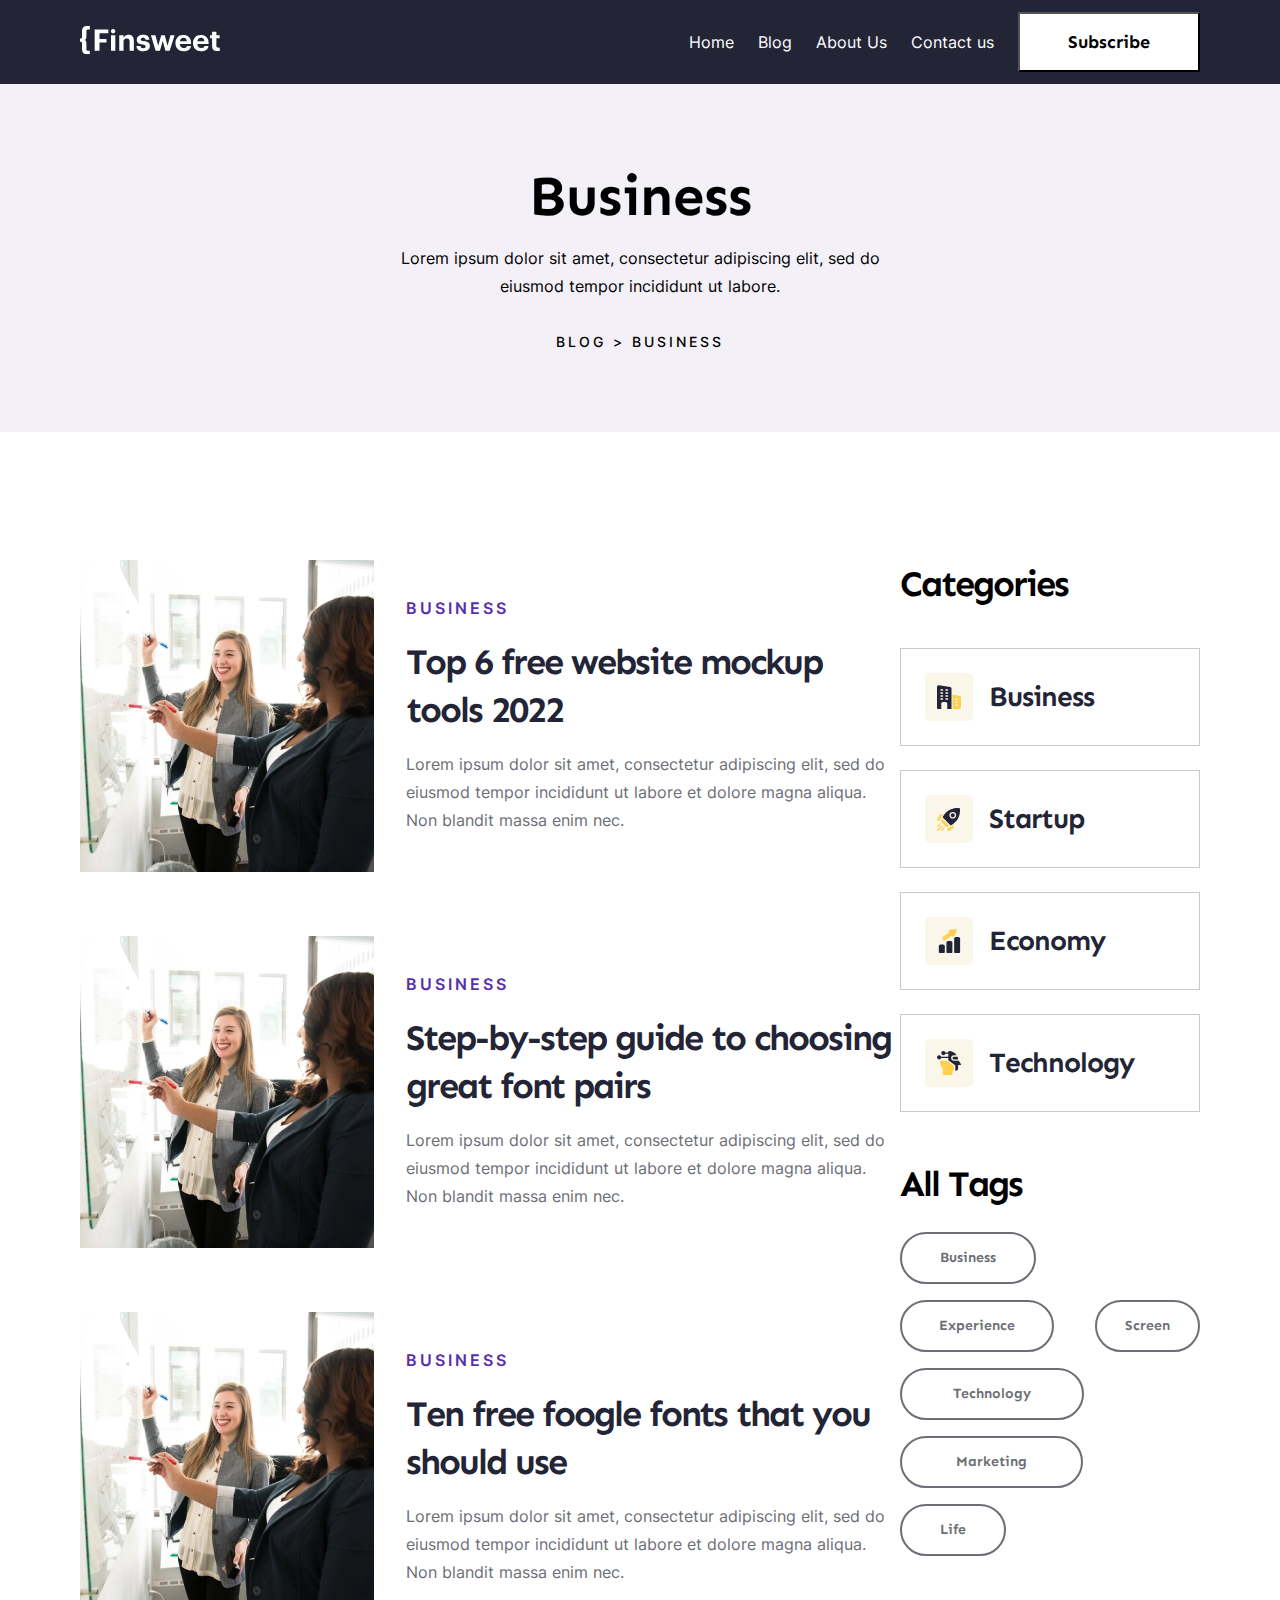
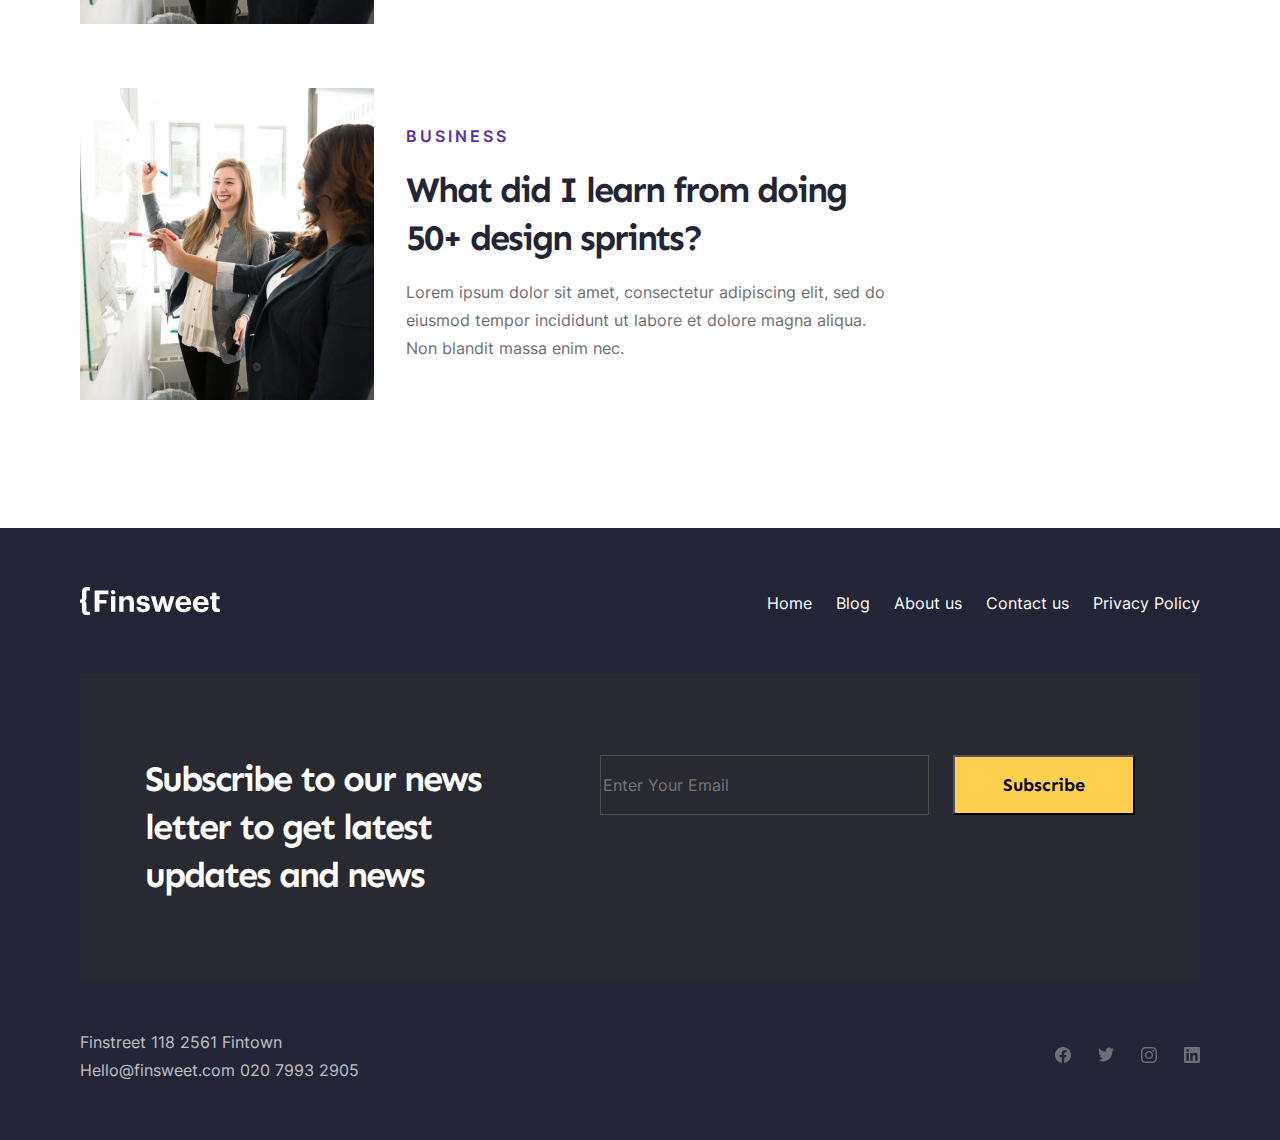
<file: category-page.html>
<!DOCTYPE html>
<html lang="en">
  <head>
    <meta charset="UTF-8">
    <meta name="viewport" content="width=device-width, initial-scale=1.0">
    <link rel="stylesheet" href="css/normalize.css">
    <link rel="stylesheet" href="css/style.css">
    <link rel="stylesheet" href="css/modal.css">
    <title>Finsweet</title>
  </head>
  <body>
    <div class="modal">
      <div class="container">
        <div class="modal__main">
          <h2 class="modal__title title__h2">Subscribe</h2>
          <div class="modal__container">
          <p class="modal__subtitle descr__1">
            Lorem ipsum dolor sit amet consectetur, adipisicing elit. Possimus
            iure quo, voluptate natus maiores numquam ipsa cumque harum
            consequuntur, architecto culpa distinctio itaque voluptates error
            obcaecati saepe doloremque minus atque expedita accusantium
            dolorem aliquam non! Expedita, temporibus omnis consequuntur
            necessitatibus cum minus, praesentium veniam ex quasi
            reprehenderit officiis, voluptate dolores.
          </p>
          <form class="modal__form">
          <input type="email" class="modal__email" placeholder="Enter Your Email" required>
          <button class="modal__btn">Subscribe</button>
          <button class="modal__close">&#10008;</button>
          </form>
          </div>
        </div>
      </div>
    </div>
    <header class="header" id="header">
      <div class="container">
        <div class="header__block flex">
          <a href="index.html" class="header__logo">
            <img
              src="img/home-img/logo-finsweet.svg"
              alt="Logo"
              class="header__img"
            >
          </a>
          <nav class="header__nav flex">
            <ul class="header__nav-list flex list__reset">
              <li class="header__nav-item">
                <a href="index.html" class="header__nav-link"> Home </a>
              </li>
              <li class="header__nav-item">
                <a href="blog.html" class="header__nav-link"> Blog </a>
              </li>
              <li class="header__nav-item">
                <a href="about.html" class="header__nav-link"> About Us </a>
              </li>
              <li class="header__nav-item">
                <a href="contact.html" class="header__nav-link"> Contact us </a>
              </li>
            </ul>
            <button class="header__btn btn">Subscribe</button>
          </nav>
        </div>
      </div>
    </header>
    <main>
      <section class="business__hero">
        <div class="container">
          <div class="business__wrapper">
            <div class="business__block flex">
              <h2 class="display">Business</h2>
              <p class="business__descr descr__1">
                Lorem ipsum dolor sit amet, consectetur adipiscing elit, sed do
                eiusmod tempor incididunt ut labore.
              </p>
              <p class="business__hero-descr descr__3">Blog > Business</p>
            </div>
          </div>
        </div>
      </section>
      <section class="business__category">
        <div class="container">
          <div class="business__category-block flex">
            <div class="business__category-left">
              <ul class="post__all-list list__reset">
                <li class="post__all-item flex business__category-item">
                  <a href="#" class="post__all-link">
                    <img
                      src="img/category-bus-img/category-img.png"
                      alt="business1"
                      class="post__all-img"
                    >
                    <div class="post__all-content business__category-content">
                      <p class="post__item-title">Business</p>
                      <h2 class="post__item-subtitle title__h2">
                        Top 6 free website mockup tools 2022
                      </h2>
                      <p class="post__item-descr descr__1">
                        Lorem ipsum dolor sit amet, consectetur adipiscing elit,
                        sed do eiusmod tempor incididunt ut labore et dolore
                        magna aliqua. Non blandit massa enim nec.
                      </p>
                    </div>
                  </a>
                </li>
                <li class="post__all-item flex business__category-item">
                  <a href="#" class="post__all-link">
                    <img
                      src="img/category-bus-img/category-img.png"
                      alt="business2"
                      class="post__all-img"
                    >
                    <div class="post__all-content business__category-content">
                      <p class="post__item-title">Business</p>
                      <h2 class="post__item-subtitle title__h2">
                        Step-by-step guide to choosing great font pairs
                      </h2>
                      <p class="post__item-descr descr__1">
                        Lorem ipsum dolor sit amet, consectetur adipiscing elit,
                        sed do eiusmod tempor incididunt ut labore et dolore
                        magna aliqua. Non blandit massa enim nec.
                      </p>
                    </div>
                  </a>
                </li>
                <li class="post__all-item flex business__category-item">
                  <a href="#" class="post__all-link">
                    <img
                      src="img/category-bus-img/category-img.png"
                      alt="business3"
                      class="post__all-img"
                    >
                    <div class="post__all-content business__category-content">
                      <p class="post__item-title">Business</p>
                      <h2 class="post__item-subtitle title__h2">
                        Ten free foogle fonts that you should use
                      </h2>
                      <p class="post__item-descr descr__1">
                        Lorem ipsum dolor sit amet, consectetur adipiscing elit,
                        sed do eiusmod tempor incididunt ut labore et dolore
                        magna aliqua. Non blandit massa enim nec.
                      </p>
                    </div>
                  </a>
                </li>
                <li class="post__all-item flex business__category-item">
                  <a href="#" class="post__all-link">
                    <img
                      src="img/category-bus-img/category-img.png"
                      alt="business4"
                      class="post__all-img"
                    >
                    <div class="post__all-content business__category-content">
                      <p class="post__item-title">Business</p>
                      <h2 class="post__item-subtitle title__h2">
                        What did I learn from doing 50+ design sprints?
                      </h2>
                      <p class="post__item-descr descr__1">
                        Lorem ipsum dolor sit amet, consectetur adipiscing elit,
                        sed do eiusmod tempor incididunt ut labore et dolore
                        magna aliqua. Non blandit massa enim nec.
                      </p>
                    </div>
                  </a>
                </li>
              </ul>
            </div>
            <aside class="business__category-right">
              <section class="categories">
                <div class="container business__container">
                  <div class="categories__block business__list-block">
                    <h2
                      class="categories__title title__h2 business__category-title"
                    >
                      Categories
                    </h2>
                    <div class="categories__block-card">
                      <ul class="categories__list list__reset business__list">
                        <li class="categories__card business__card">
                          <a
                            href="category-page.html"
                            class="categories__card-link business__card-link"
                          >
                            <div class="categories__img-box">
                              <img
                                src="img/home-img/icon-business.svg"
                                alt="Business"
                                class="categories__img"
                              >
                            </div>
                            <h3
                              class="categories__card-title title__h3 business__card-title"
                            >
                              Business
                            </h3>
                            <p
                              class="categories__card-descr descr__1 business__card-links"
                            >
                              Lorem ipsum dolor sit amet, consectetuer
                              adipiscing elit.
                            </p>
                          </a>
                        </li>
                        <li class="categories__card business__card">
                          <a
                            href="blog-post.html"
                            class="categories__card-link business__card-link"
                            target="_blank"
                          >
                            <div class="categories__img-box">
                              <img
                                src="img/home-img/icon-startup.svg"
                                alt="Startup"
                                class="categories__img"
                              >
                            </div>
                            <h3
                              class="categories__card-title title__h3 business__card-title"
                            >
                              Startup
                            </h3>
                            <p
                              class="categories__card-descr descr__1 business__card-links"
                            >
                              Lorem ipsum dolor sit amet, consectetuer
                              adipiscing elit.
                            </p>
                          </a>
                        </li>
                        <li class="categories__card business__card">
                          <div class="categories__img-box">
                            <img
                              src="img/home-img/icon-economy.svg"
                              alt="Economy"
                              class="categories__img"
                            >
                          </div>
                          <h3
                            class="categories__card-title title__h3 business__card-title"
                          >
                            Economy
                          </h3>
                          <p
                            class="categories__card-descr descr__1 business__card-links"
                          >
                            Lorem ipsum dolor sit amet, consectetuer adipiscing
                            elit.
                          </p>
                        </li>
                        <li class="categories__card business__card">
                          <div class="categories__img-box">
                            <img
                              src="img/home-img/icon-tehnologys.svg"
                              alt="Tehnologys"
                              class="categories__img"
                            >
                          </div>
                          <h3
                            class="categories__card-title title__h3 business__card-title"
                          >
                            Technology
                          </h3>
                          <p
                            class="categories__card-descr descr__1 business__card-links"
                          >
                            Lorem ipsum dolor sit amet, consectetuer adipiscing
                            elit.
                          </p>
                        </li>
                      </ul>
                    </div>
                    <div class="category__block-tags">
                      <h2 class="category__block-title title__h2">All Tags</h2>
                      <ul class="block__btn-list list__reset flex">
                        <li class="block__btn-item">
                          <button class="btn__tags">Business</button>
                        </li>
                        <li class="block__btn-item">
                          <button class="btn__tags experience">Experience</button>
                        </li>
                        <li class="block__btn-item">
                          <button class="btn__tags screen">Screen</button>
                        </li>
                        <li class="block__btn-item">
                          <button class="btn__tags technologys">Technology</button>
                        </li>
                        <li class="block__btn-item">
                          <button class="btn__tags marketing">Marketing</button>
                        </li>
                        <li class="block__btn-item">
                          <button class="btn__tags life">Life</button>
                        </li>
                      </ul>
                    </div>
                  </div>
                </div>
              </section>
            </aside>
          </div>
        </div>
      </section>
    </main>
    <footer class="footer">
      <div class="container">
        <div class="footer__block-top flex">
          <a href="index.html" class="footer__logo-link">
            <img
              src="img/home-img/logo-finsweet.svg"
              alt="Logo"
              class="footer__logo"
            >
          </a>
          <ul class="footer__list list__reset flex">
            <li class="footer__list-item">
              <a href="index.html" class="footer__link descr__1">Home</a>
            </li>
            <li class="footer__list-item">
              <a href="blog.html" class="footer__link descr__1">Blog</a>
            </li>
            <li class="footer__list-item">
              <a href="about.html" class="footer__link descr__1">About us</a>
            </li>
            <li class="footer__list-item">
              <a href="contact.html" class="footer__link descr__1">Contact us</a>
            </li>
            <li class="footer__list-item">
              <a href="privacy.html" class="footer__link descr__1">Privacy Policy</a>
            </li>
          </ul>
        </div>
        <div class="footer__block">
          <h2 class="form__title title__h2">
            Subscribe to our news letter to get latest updates and news
          </h2>
          <form class="footer__form">
            <input
              type="email"
              class="footer__form-btn"
              placeholder="Enter Your Email" required
            >
            <button class="footer__btn btn">Subscribe</button>
          </form>
        </div>
        <div class="footer__block-bottom flex">
          <div class="footer__info">
            <p class="footer__address">Finstreet 118 2561 Fintown</p>
            <div class="footer__contacts">
              <a href="mailto:hello@finsweet.com" class="footer__email"
                >Hello@finsweet.com</a
              >
              <a href="tel:02079932905" class="footer__tel">020 7993 2905</a>
            </div>
          </div>
          <div class="footer__social">
            <ul class="footer__social-list flex list__reset">
              <li class="footer__social-item">
                <a
                  href="https://www.facebook.com/"
                  class="footer__social-link"
                  target="_blank"
                >
                  <svg
                    class="footer__svg"
                    width="16"
                    height="16"
                    viewBox="0 0 16 16"
                    fill="none"
                    xmlns="http://www.w3.org/2000/svg"
                  >
                    <path
                      d="M16 8C16 3.58172 12.4183 0 8 0C3.58172 0 0 3.58172 0 8C0 11.993 2.92547 15.3027 6.75 15.9028V10.3125H4.71875V8H6.75V6.2375C6.75 4.2325 7.94438 3.125 9.77172 3.125C10.6467 3.125 11.5625 3.28125 11.5625 3.28125V5.25H10.5538C9.56 5.25 9.25 5.86672 9.25 6.5V8H11.4688L11.1141 10.3125H9.25V15.9028C13.0745 15.3027 16 11.993 16 8Z"
                      fill="#232536"
                    />
                  </svg>
                </a>
              </li>
              <li class="footer__social-item">
                <a
                  href="https://twitter.com/"
                  class="footer__social link"
                  target="_blank"
                >
                  <svg
                    class="footer__svg"
                    width="16"
                    height="15"
                    viewBox="0 0 16 15"
                    fill="none"
                    xmlns="http://www.w3.org/2000/svg"
                  >
                    <path
                      d="M5.03344 14.4068C11.0697 14.4068 14.3722 9.09193 14.3722 4.48434C14.3722 4.33492 14.3691 4.18219 14.3628 4.03277C15.0052 3.53914 15.5597 2.9277 16 2.22719C15.4017 2.51003 14.7664 2.69475 14.1159 2.77504C14.8009 2.33883 15.3137 1.65356 15.5594 0.84627C14.915 1.252 14.2104 1.5382 13.4756 1.69262C12.9806 1.13371 12.326 0.763643 11.6131 0.639638C10.9003 0.515634 10.1688 0.644596 9.53183 1.00659C8.89486 1.36858 8.38787 1.94344 8.08923 2.64228C7.7906 3.34113 7.71695 4.12504 7.87969 4.87281C6.575 4.80325 5.29862 4.44314 4.13332 3.81584C2.96802 3.18853 1.9398 2.30804 1.11531 1.23143C0.696266 1.99907 0.568038 2.90743 0.756687 3.77192C0.945337 4.6364 1.43671 5.39213 2.13094 5.88551C1.60975 5.86793 1.09998 5.71883 0.64375 5.45055V5.49371C0.643283 6.29929 0.905399 7.08018 1.38554 7.70365C1.86568 8.32711 2.53422 8.75467 3.2775 8.91363C2.7947 9.05398 2.28799 9.07443 1.79656 8.9734C2.0063 9.6662 2.41438 10.2721 2.96385 10.7067C3.51331 11.1412 4.17675 11.3826 4.86156 11.3972C3.69895 12.3676 2.26278 12.8939 0.784375 12.8914C0.522191 12.8909 0.260266 12.8739 0 12.8402C1.5019 13.864 3.24902 14.4077 5.03344 14.4068Z"
                      fill="#232536"
                    />
                  </svg>
                </a>
              </li>
              <li class="footer__social-item">
                <a
                  href="https://www.instagram.com/"
                  class="footer__social link"
                  target="_blank"
                >
                  <svg
                    class="footer__svg"
                    width="16"
                    height="16"
                    viewBox="0 0 16 16"
                    fill="none"
                    xmlns="http://www.w3.org/2000/svg"
                  >
                    <path
                      d="M8 1.44062C10.1375 1.44062 10.3906 1.45 11.2313 1.4875C12.0125 1.52187 12.4344 1.65313 12.7156 1.7625C13.0875 1.90625 13.3563 2.08125 13.6344 2.35937C13.9156 2.64062 14.0875 2.90625 14.2313 3.27813C14.3406 3.55937 14.4719 3.98437 14.5063 4.7625C14.5438 5.60625 14.5531 5.85938 14.5531 7.99375C14.5531 10.1312 14.5438 10.3844 14.5063 11.225C14.4719 12.0063 14.3406 12.4281 14.2313 12.7094C14.0875 13.0813 13.9125 13.35 13.6344 13.6281C13.3531 13.9094 13.0875 14.0813 12.7156 14.225C12.4344 14.3344 12.0094 14.4656 11.2313 14.5C10.3875 14.5375 10.1344 14.5469 8 14.5469C5.8625 14.5469 5.60938 14.5375 4.76875 14.5C3.9875 14.4656 3.56563 14.3344 3.28438 14.225C2.9125 14.0813 2.64375 13.9062 2.36563 13.6281C2.08438 13.3469 1.9125 13.0813 1.76875 12.7094C1.65938 12.4281 1.52813 12.0031 1.49375 11.225C1.45625 10.3813 1.44688 10.1281 1.44688 7.99375C1.44688 5.85625 1.45625 5.60312 1.49375 4.7625C1.52813 3.98125 1.65938 3.55937 1.76875 3.27813C1.9125 2.90625 2.0875 2.6375 2.36563 2.35937C2.64688 2.07812 2.9125 1.90625 3.28438 1.7625C3.56563 1.65313 3.99063 1.52187 4.76875 1.4875C5.60938 1.45 5.8625 1.44062 8 1.44062ZM8 0C5.82813 0 5.55625 0.009375 4.70313 0.046875C3.85313 0.084375 3.26875 0.221875 2.7625 0.41875C2.23438 0.625 1.7875 0.896875 1.34375 1.34375C0.896875 1.7875 0.625 2.23438 0.41875 2.75938C0.221875 3.26875 0.084375 3.85 0.046875 4.7C0.009375 5.55625 0 5.82812 0 8C0 10.1719 0.009375 10.4437 0.046875 11.2969C0.084375 12.1469 0.221875 12.7312 0.41875 13.2375C0.625 13.7656 0.896875 14.2125 1.34375 14.6562C1.7875 15.1 2.23438 15.375 2.75938 15.5781C3.26875 15.775 3.85 15.9125 4.7 15.95C5.55313 15.9875 5.825 15.9969 7.99688 15.9969C10.1688 15.9969 10.4406 15.9875 11.2938 15.95C12.1438 15.9125 12.7281 15.775 13.2344 15.5781C13.7594 15.375 14.2063 15.1 14.65 14.6562C15.0938 14.2125 15.3688 13.7656 15.5719 13.2406C15.7688 12.7312 15.9063 12.15 15.9438 11.3C15.9813 10.4469 15.9906 10.175 15.9906 8.00313C15.9906 5.83125 15.9813 5.55937 15.9438 4.70625C15.9063 3.85625 15.7688 3.27187 15.5719 2.76562C15.375 2.23437 15.1031 1.7875 14.6563 1.34375C14.2125 0.9 13.7656 0.625 13.2406 0.421875C12.7313 0.225 12.15 0.0875 11.3 0.05C10.4438 0.009375 10.1719 0 8 0Z"
                      fill="#232536"
                    />
                    <path
                      d="M8 3.89062C5.73125 3.89062 3.89062 5.73125 3.89062 8C3.89062 10.2688 5.73125 12.1094 8 12.1094C10.2687 12.1094 12.1094 10.2688 12.1094 8C12.1094 5.73125 10.2687 3.89062 8 3.89062ZM8 10.6656C6.52812 10.6656 5.33437 9.47188 5.33437 8C5.33437 6.52813 6.52812 5.33437 8 5.33437C9.47187 5.33437 10.6656 6.52813 10.6656 8C10.6656 9.47188 9.47187 10.6656 8 10.6656Z"
                      fill="#232536"
                    />
                    <path
                      d="M13.2313 3.72842C13.2313 4.25967 12.8 4.68779 12.2719 4.68779C11.7406 4.68779 11.3125 4.25654 11.3125 3.72842C11.3125 3.19717 11.7438 2.76904 12.2719 2.76904C12.8 2.76904 13.2313 3.20029 13.2313 3.72842Z"
                      fill="#232536"
                    />
                  </svg>
                </a>
              </li>
              <li class="footer__social-item">
                <a
                  href="https://www.linkedin.com/"
                  class="footer__social link"
                  target="_blank"
                >
                  <svg
                    class="footer__svg"
                    width="16"
                    height="16"
                    viewBox="0 0 16 16"
                    fill="none"
                    xmlns="http://www.w3.org/2000/svg"
                  >
                    <path
                      d="M14.8156 0H1.18125C0.528125 0 0 0.515625 0 1.15313V14.8438C0 15.4813 0.528125 16 1.18125 16H14.8156C15.4688 16 16 15.4813 16 14.8469V1.15313C16 0.515625 15.4688 0 14.8156 0ZM4.74687 13.6344H2.37188V5.99687H4.74687V13.6344ZM3.55938 4.95625C2.79688 4.95625 2.18125 4.34062 2.18125 3.58125C2.18125 2.82188 2.79688 2.20625 3.55938 2.20625C4.31875 2.20625 4.93437 2.82188 4.93437 3.58125C4.93437 4.3375 4.31875 4.95625 3.55938 4.95625ZM13.6344 13.6344H11.2625V9.92188C11.2625 9.0375 11.2469 7.89687 10.0281 7.89687C8.79375 7.89687 8.60625 8.8625 8.60625 9.85938V13.6344H6.2375V5.99687H8.5125V7.04063H8.54375C8.85938 6.44063 9.63438 5.80625 10.7875 5.80625C13.1906 5.80625 13.6344 7.3875 13.6344 9.44375V13.6344Z"
                      fill="#232536"
                    />
                  </svg>
                </a>
              </li>
            </ul>
          </div>
        </div>
      </div>
    </footer>
    <script src="js/script.js?v=1"></script>
  </body>
</html>
</file>
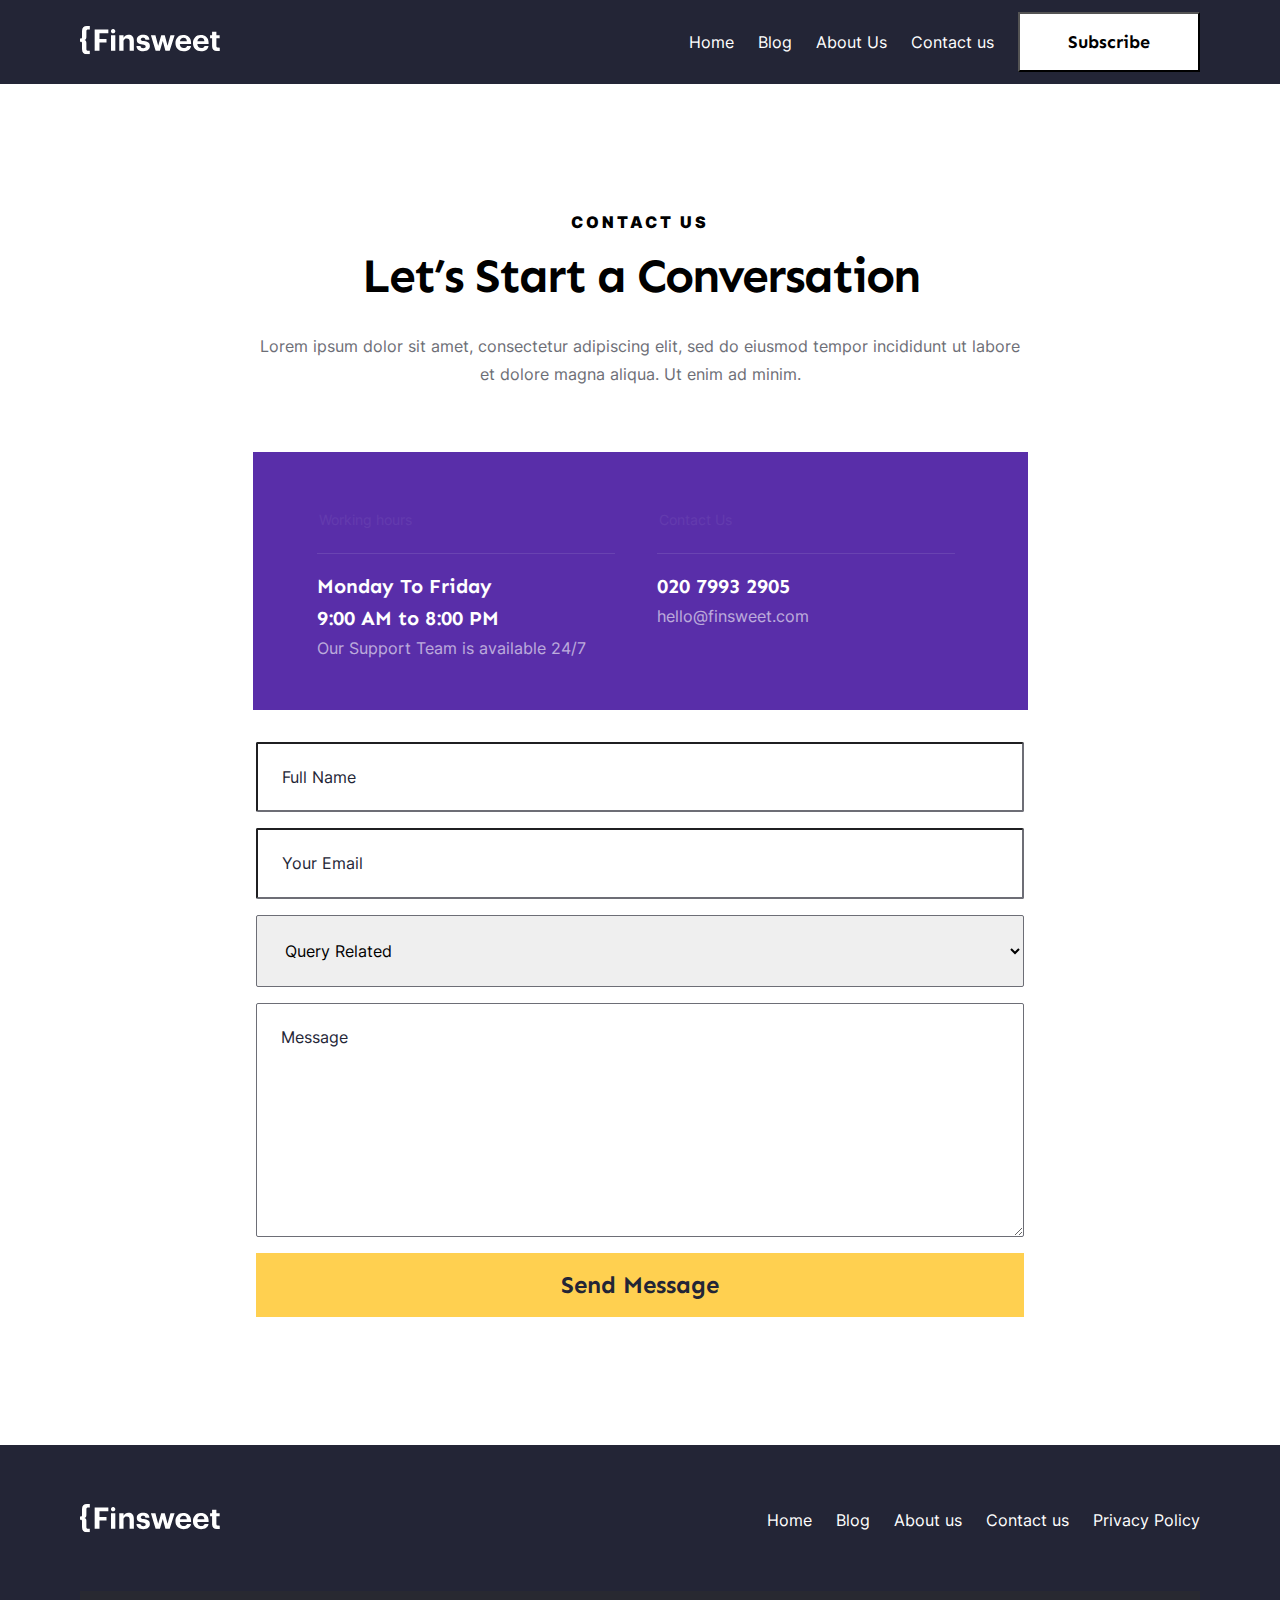
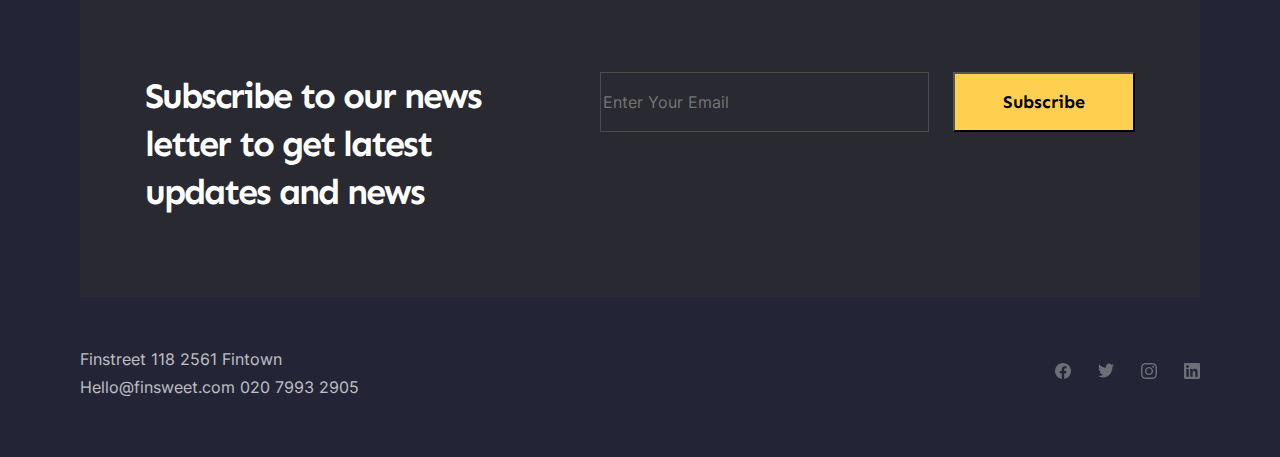
<file: contact.html>
<!DOCTYPE html>
<html lang="en">
  <head>
    <meta charset="UTF-8">
    <meta name="viewport" content="width=device-width, initial-scale=1.0">
    <link rel="stylesheet" href="css/normalize.css">
    <link rel="stylesheet" href="css/style.css">
    <link rel="stylesheet" href="css/modal.css">
    <title>Finsweet</title>
  </head>
  <body>
    <div class="modal">
      <div class="container">
        <div class="modal__main">
          <h2 class="modal__title title__h2">Subscribe</h2>
          <div class="modal__container">
          <p class="modal__subtitle descr__1">
            Lorem ipsum dolor sit amet consectetur, adipisicing elit. Possimus
            iure quo, voluptate natus maiores numquam ipsa cumque harum
            consequuntur, architecto culpa distinctio itaque voluptates error
            obcaecati saepe doloremque minus atque expedita accusantium
            dolorem aliquam non! Expedita, temporibus omnis consequuntur
            necessitatibus cum minus, praesentium veniam ex quasi
            reprehenderit officiis, voluptate dolores.
          </p>
          <form class="modal__form">
          <input type="email" class="modal__email" placeholder="Enter Your Email" required>
          <button class="modal__btn">Subscribe</button>
          <button class="modal__close">&#10008;</button>
          </form>
          </div>
        </div>
      </div>
    </div>
    <header class="header" id="header">
      <div class="container">
        <div class="header__block flex">
          <a href="index.html" class="header__logo">
            <img
              src="img/home-img/logo-finsweet.svg"
              alt="Logo"
              class="header__img"
            >
          </a>
          <nav class="header__nav flex">
            <ul class="header__nav-list flex list__reset">
              <li class="header__nav-item">
                <a href="index.html" class="header__nav-link"> Home </a>
              </li>
              <li class="header__nav-item">
                <a href="blog.html" class="header__nav-link"> Blog </a>
              </li>
              <li class="header__nav-item">
                <a href="about.html" class="header__nav-link"> About Us </a>
              </li>
              <li class="header__nav-item">
                <a href="#header" class="header__nav-link"> Contact us </a>
              </li>
            </ul>
            <button class="header__btn btn">Subscribe</button>
          </nav>
        </div>
      </div>
    </header>
    <main>
      <section class="contacts__hero">
        <div class="container">
          <div class="contacts__hero-block flex">
            <p class="contacts__hero-title">Contact us</p>
            <h1 class="contacts__hero-subtitle title__h1">
              Let’s Start a Conversation
            </h1>
            <p class="contacts__hero-descr descr__1">
              Lorem ipsum dolor sit amet, consectetur adipiscing elit, sed do
              eiusmod tempor incididunt ut labore et dolore magna aliqua. Ut
              enim ad minim.
            </p>
          </div>
        </div>
      </section>
      <section class="contacts__us">
        <div class="container">
            <div class="contacts__us-wrapper flex">
            <div class="contacts__us-block flex">
                <div class="contacts__us-working">
                    <input type="text" class="working__input" placeholder="Working hours">
                    <h5 class="working__day title__h5">Monday To Friday</h5>
                    <h5 class="working__hours title__h5">9:00 AM to 8:00 PM </h5>
                    <p class="working__support descr__1">Our Support Team is available 24/7</p>
                </div>
                <div class="contacts__us-contact">
                    <input type="tel" class="contact__input" placeholder="Contact Us">
                    <a href="tel:02079932905" class="contact__number title__h5">020 7993 2905</a>
                    <a href="mailto:hello@finsweet.com" class="contact__email">hello@finsweet.com</a>
                </div>
            </div>
            </div>
        </div>
      </section>
      <div class="contacts__form">
        <div class="container">
            <div class="contacts__form-block flex">
                <form class="form flex">
                    <input type="text" class="contacts__form-details" placeholder="Full Name" required>
                    <input type="email" class="contacts__form-details" placeholder="Your Email" required>
                    <select id="contacts__select" class="contacts__form-details">
                        <option value="Query Related">Query Related</option>
                    </select>
                    <textarea  id="contacts__text" cols="30" rows="10" class="contacts__form-text" placeholder="Message"></textarea>
                    <button class="contacts__form-btn">Send Message</button>
                </form>
            </div>
        </div>
      </div>
    </main>
    <footer class="footer">
      <div class="container">
        <div class="footer__block-top flex">
          <a href="index.html" class="footer__logo-link">
            <img
              src="img/home-img/logo-finsweet.svg"
              alt="Logo"
              class="footer__logo"
            >
          </a>
          <ul class="footer__list list__reset flex">
            <li class="footer__list-item">
              <a href="index.html" class="footer__link descr__1">Home</a>
            </li>
            <li class="footer__list-item">
              <a href="blog.html" class="footer__link descr__1">Blog</a>
            </li>
            <li class="footer__list-item">
              <a href="about.html" class="footer__link descr__1">About us</a>
            </li>
            <li class="footer__list-item">
              <a href="#header" class="footer__link descr__1">Contact us</a>
            </li>
            <li class="footer__list-item">
              <a href="privacy.html" class="footer__link descr__1">Privacy Policy</a>
            </li>
          </ul>
        </div>
        <div class="footer__block">
          <h2 class="form__title title__h2">
            Subscribe to our news letter to get latest updates and news
          </h2>
          <form class="footer__form">
            <input
              type="email"
              class="footer__form-btn"
              placeholder="Enter Your Email" required
            >
            <button class="footer__btn btn">Subscribe</button>
          </form>
        </div>
        <div class="footer__block-bottom flex">
          <div class="footer__info">
            <p class="footer__address">Finstreet 118 2561 Fintown</p>
            <div class="footer__contacts">
              <a href="mailto:hello@finsweet.com" class="footer__email"
                >Hello@finsweet.com</a
              >
              <a href="tel:02079932905" class="footer__tel">020 7993 2905</a>
            </div>
          </div>
          <div class="footer__social">
            <ul class="footer__social-list flex list__reset">
              <li class="footer__social-item">
                <a
                  href="https://www.facebook.com/"
                  class="footer__social-link"
                  target="_blank"
                >
                  <svg
                    class="footer__svg"
                    width="16"
                    height="16"
                    viewBox="0 0 16 16"
                    fill="none"
                    xmlns="http://www.w3.org/2000/svg"
                  >
                    <path
                      d="M16 8C16 3.58172 12.4183 0 8 0C3.58172 0 0 3.58172 0 8C0 11.993 2.92547 15.3027 6.75 15.9028V10.3125H4.71875V8H6.75V6.2375C6.75 4.2325 7.94438 3.125 9.77172 3.125C10.6467 3.125 11.5625 3.28125 11.5625 3.28125V5.25H10.5538C9.56 5.25 9.25 5.86672 9.25 6.5V8H11.4688L11.1141 10.3125H9.25V15.9028C13.0745 15.3027 16 11.993 16 8Z"
                      fill="#232536"
                    />
                  </svg>
                </a>
              </li>
              <li class="footer__social-item">
                <a
                  href="https://twitter.com/"
                  class="footer__social link"
                  target="_blank"
                >
                  <svg
                    class="footer__svg"
                    width="16"
                    height="15"
                    viewBox="0 0 16 15"
                    fill="none"
                    xmlns="http://www.w3.org/2000/svg"
                  >
                    <path
                      d="M5.03344 14.4068C11.0697 14.4068 14.3722 9.09193 14.3722 4.48434C14.3722 4.33492 14.3691 4.18219 14.3628 4.03277C15.0052 3.53914 15.5597 2.9277 16 2.22719C15.4017 2.51003 14.7664 2.69475 14.1159 2.77504C14.8009 2.33883 15.3137 1.65356 15.5594 0.84627C14.915 1.252 14.2104 1.5382 13.4756 1.69262C12.9806 1.13371 12.326 0.763643 11.6131 0.639638C10.9003 0.515634 10.1688 0.644596 9.53183 1.00659C8.89486 1.36858 8.38787 1.94344 8.08923 2.64228C7.7906 3.34113 7.71695 4.12504 7.87969 4.87281C6.575 4.80325 5.29862 4.44314 4.13332 3.81584C2.96802 3.18853 1.9398 2.30804 1.11531 1.23143C0.696266 1.99907 0.568038 2.90743 0.756687 3.77192C0.945337 4.6364 1.43671 5.39213 2.13094 5.88551C1.60975 5.86793 1.09998 5.71883 0.64375 5.45055V5.49371C0.643283 6.29929 0.905399 7.08018 1.38554 7.70365C1.86568 8.32711 2.53422 8.75467 3.2775 8.91363C2.7947 9.05398 2.28799 9.07443 1.79656 8.9734C2.0063 9.6662 2.41438 10.2721 2.96385 10.7067C3.51331 11.1412 4.17675 11.3826 4.86156 11.3972C3.69895 12.3676 2.26278 12.8939 0.784375 12.8914C0.522191 12.8909 0.260266 12.8739 0 12.8402C1.5019 13.864 3.24902 14.4077 5.03344 14.4068Z"
                      fill="#232536"
                    />
                  </svg>
                </a>
              </li>
              <li class="footer__social-item">
                <a
                  href="https://www.instagram.com/"
                  class="footer__social link"
                  target="_blank"
                >
                  <svg
                    class="footer__svg"
                    width="16"
                    height="16"
                    viewBox="0 0 16 16"
                    fill="none"
                    xmlns="http://www.w3.org/2000/svg"
                  >
                    <path
                      d="M8 1.44062C10.1375 1.44062 10.3906 1.45 11.2313 1.4875C12.0125 1.52187 12.4344 1.65313 12.7156 1.7625C13.0875 1.90625 13.3563 2.08125 13.6344 2.35937C13.9156 2.64062 14.0875 2.90625 14.2313 3.27813C14.3406 3.55937 14.4719 3.98437 14.5063 4.7625C14.5438 5.60625 14.5531 5.85938 14.5531 7.99375C14.5531 10.1312 14.5438 10.3844 14.5063 11.225C14.4719 12.0063 14.3406 12.4281 14.2313 12.7094C14.0875 13.0813 13.9125 13.35 13.6344 13.6281C13.3531 13.9094 13.0875 14.0813 12.7156 14.225C12.4344 14.3344 12.0094 14.4656 11.2313 14.5C10.3875 14.5375 10.1344 14.5469 8 14.5469C5.8625 14.5469 5.60938 14.5375 4.76875 14.5C3.9875 14.4656 3.56563 14.3344 3.28438 14.225C2.9125 14.0813 2.64375 13.9062 2.36563 13.6281C2.08438 13.3469 1.9125 13.0813 1.76875 12.7094C1.65938 12.4281 1.52813 12.0031 1.49375 11.225C1.45625 10.3813 1.44688 10.1281 1.44688 7.99375C1.44688 5.85625 1.45625 5.60312 1.49375 4.7625C1.52813 3.98125 1.65938 3.55937 1.76875 3.27813C1.9125 2.90625 2.0875 2.6375 2.36563 2.35937C2.64688 2.07812 2.9125 1.90625 3.28438 1.7625C3.56563 1.65313 3.99063 1.52187 4.76875 1.4875C5.60938 1.45 5.8625 1.44062 8 1.44062ZM8 0C5.82813 0 5.55625 0.009375 4.70313 0.046875C3.85313 0.084375 3.26875 0.221875 2.7625 0.41875C2.23438 0.625 1.7875 0.896875 1.34375 1.34375C0.896875 1.7875 0.625 2.23438 0.41875 2.75938C0.221875 3.26875 0.084375 3.85 0.046875 4.7C0.009375 5.55625 0 5.82812 0 8C0 10.1719 0.009375 10.4437 0.046875 11.2969C0.084375 12.1469 0.221875 12.7312 0.41875 13.2375C0.625 13.7656 0.896875 14.2125 1.34375 14.6562C1.7875 15.1 2.23438 15.375 2.75938 15.5781C3.26875 15.775 3.85 15.9125 4.7 15.95C5.55313 15.9875 5.825 15.9969 7.99688 15.9969C10.1688 15.9969 10.4406 15.9875 11.2938 15.95C12.1438 15.9125 12.7281 15.775 13.2344 15.5781C13.7594 15.375 14.2063 15.1 14.65 14.6562C15.0938 14.2125 15.3688 13.7656 15.5719 13.2406C15.7688 12.7312 15.9063 12.15 15.9438 11.3C15.9813 10.4469 15.9906 10.175 15.9906 8.00313C15.9906 5.83125 15.9813 5.55937 15.9438 4.70625C15.9063 3.85625 15.7688 3.27187 15.5719 2.76562C15.375 2.23437 15.1031 1.7875 14.6563 1.34375C14.2125 0.9 13.7656 0.625 13.2406 0.421875C12.7313 0.225 12.15 0.0875 11.3 0.05C10.4438 0.009375 10.1719 0 8 0Z"
                      fill="#232536"
                    />
                    <path
                      d="M8 3.89062C5.73125 3.89062 3.89062 5.73125 3.89062 8C3.89062 10.2688 5.73125 12.1094 8 12.1094C10.2687 12.1094 12.1094 10.2688 12.1094 8C12.1094 5.73125 10.2687 3.89062 8 3.89062ZM8 10.6656C6.52812 10.6656 5.33437 9.47188 5.33437 8C5.33437 6.52813 6.52812 5.33437 8 5.33437C9.47187 5.33437 10.6656 6.52813 10.6656 8C10.6656 9.47188 9.47187 10.6656 8 10.6656Z"
                      fill="#232536"
                    />
                    <path
                      d="M13.2313 3.72842C13.2313 4.25967 12.8 4.68779 12.2719 4.68779C11.7406 4.68779 11.3125 4.25654 11.3125 3.72842C11.3125 3.19717 11.7438 2.76904 12.2719 2.76904C12.8 2.76904 13.2313 3.20029 13.2313 3.72842Z"
                      fill="#232536"
                    />
                  </svg>
                </a>
              </li>
              <li class="footer__social-item">
                <a
                  href="https://www.linkedin.com/"
                  class="footer__social link"
                  target="_blank"
                >
                  <svg
                    class="footer__svg"
                    width="16"
                    height="16"
                    viewBox="0 0 16 16"
                    fill="none"
                    xmlns="http://www.w3.org/2000/svg"
                  >
                    <path
                      d="M14.8156 0H1.18125C0.528125 0 0 0.515625 0 1.15313V14.8438C0 15.4813 0.528125 16 1.18125 16H14.8156C15.4688 16 16 15.4813 16 14.8469V1.15313C16 0.515625 15.4688 0 14.8156 0ZM4.74687 13.6344H2.37188V5.99687H4.74687V13.6344ZM3.55938 4.95625C2.79688 4.95625 2.18125 4.34062 2.18125 3.58125C2.18125 2.82188 2.79688 2.20625 3.55938 2.20625C4.31875 2.20625 4.93437 2.82188 4.93437 3.58125C4.93437 4.3375 4.31875 4.95625 3.55938 4.95625ZM13.6344 13.6344H11.2625V9.92188C11.2625 9.0375 11.2469 7.89687 10.0281 7.89687C8.79375 7.89687 8.60625 8.8625 8.60625 9.85938V13.6344H6.2375V5.99687H8.5125V7.04063H8.54375C8.85938 6.44063 9.63438 5.80625 10.7875 5.80625C13.1906 5.80625 13.6344 7.3875 13.6344 9.44375V13.6344Z"
                      fill="#232536"
                    />
                  </svg>
                </a>
              </li>
            </ul>
          </div>
        </div>
      </div>
    </footer>
    <script src="js/script.js?v=1"></script>
  </body>
</html>
</file>
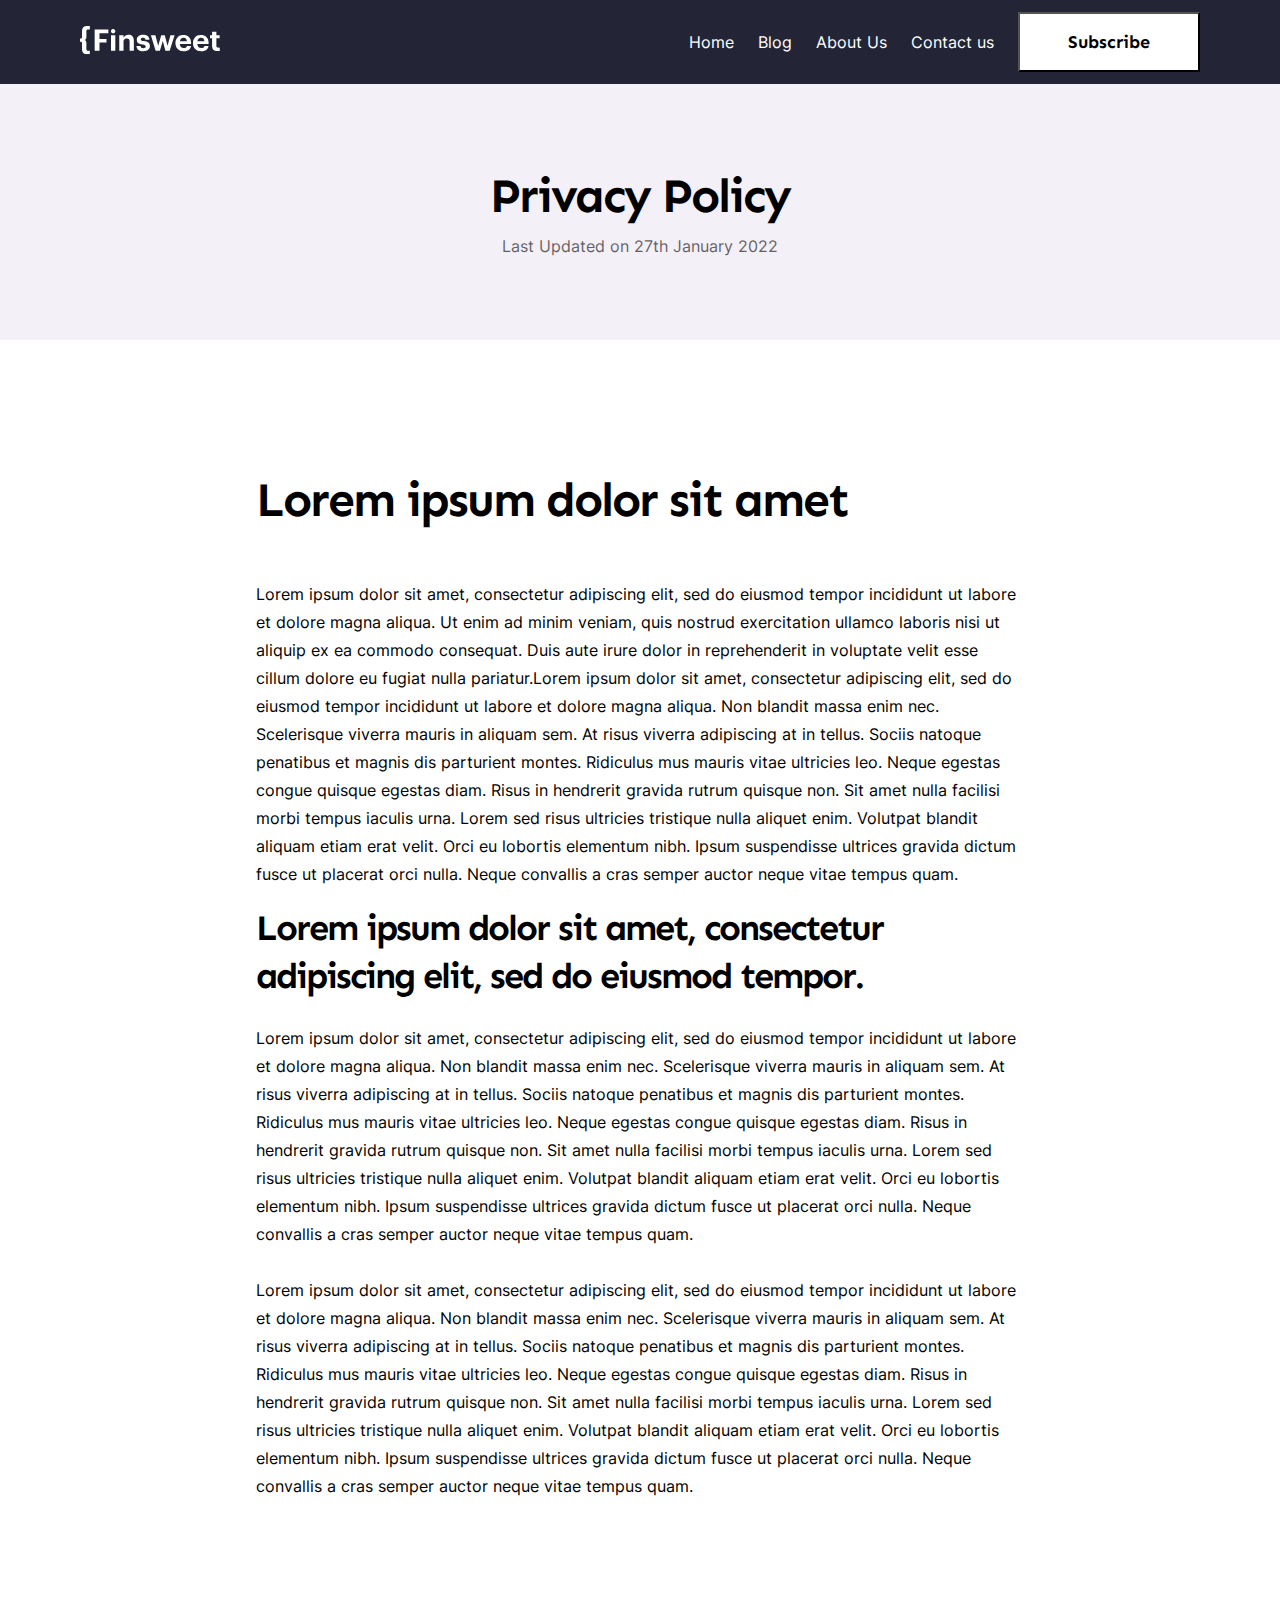
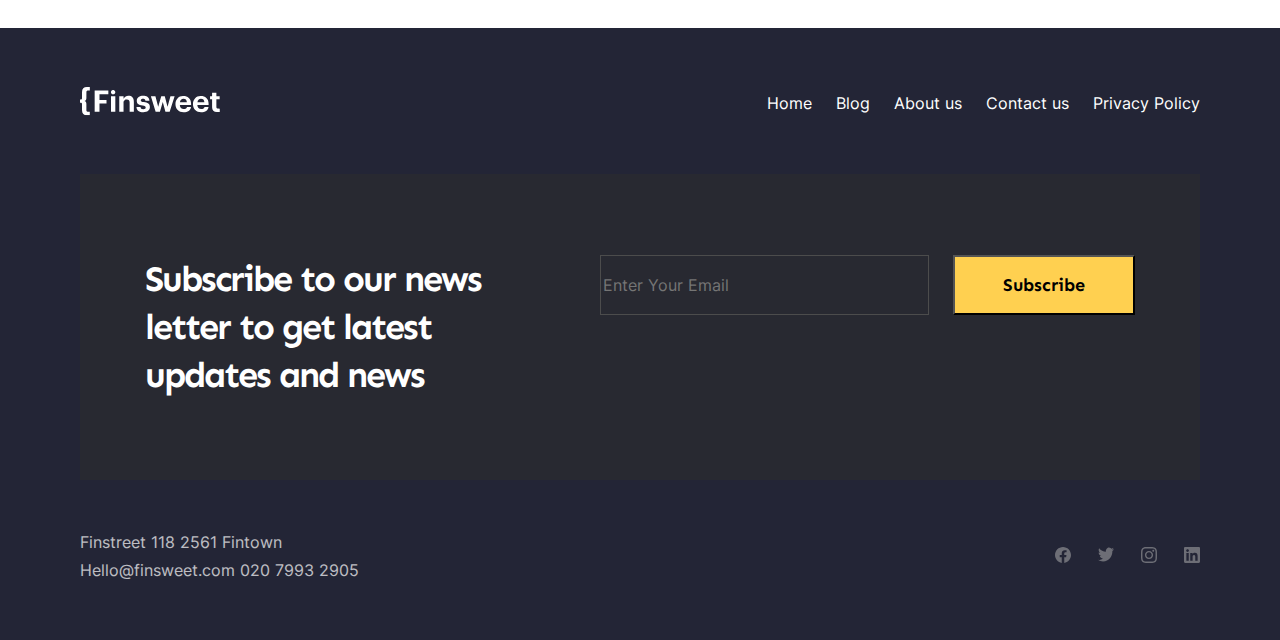
<file: privacy.html>
<!DOCTYPE html>
<html lang="zxx">
  <head>
    <meta charset="UTF-8">
    <meta name="viewport" content="width=device-width, initial-scale=1.0">
    <link rel="stylesheet" href="css/normalize.css">
    <link rel="stylesheet" href="css/style.css">
    <link rel="stylesheet" href="css/modal.css">
    <title>Finsweet</title>
  </head>
  <body>
    <div class="modal">
      <div class="container">
        <div class="modal__main">
          <h2 class="modal__title title__h2">Subscribe</h2>
          <div class="modal__container">
          <p class="modal__subtitle descr__1">
            Lorem ipsum dolor sit amet consectetur, adipisicing elit. Possimus
            iure quo, voluptate natus maiores numquam ipsa cumque harum
            consequuntur, architecto culpa distinctio itaque voluptates error
            obcaecati saepe doloremque minus atque expedita accusantium
            dolorem aliquam non! Expedita, temporibus omnis consequuntur
            necessitatibus cum minus, praesentium veniam ex quasi
            reprehenderit officiis, voluptate dolores.
          </p>
          <form class="modal__form">
          <input type="email" class="modal__email" placeholder="Enter Your Email" required>
          <button class="modal__btn">Subscribe</button>
          <button class="modal__close">&#10008;</button>
          </form>
          </div>
        </div>
      </div>
    </div>
    <header class="header" id="header">
      <div class="container">
        <div class="header__block flex">
          <a href="index.html" class="header__logo">
            <img
              src="img/home-img/logo-finsweet.svg"
              alt="Logo"
              class="header__img"
            >
          </a>
          <nav class="header__nav flex">
            <ul class="header__nav-list flex list__reset">
              <li class="header__nav-item">
                <a href="index.html" class="header__nav-link"> Home </a>
              </li>
              <li class="header__nav-item">
                <a href="blog.html" class="header__nav-link"> Blog </a>
              </li>
              <li class="header__nav-item">
                <a href="about.html" class="header__nav-link"> About Us </a>
              </li>
              <li class="header__nav-item">
                <a href="contact.html" class="header__nav-link"> Contact us </a>
              </li>
            </ul>
            <button class="header__btn btn">Subscribe</button>
          </nav>
        </div>
      </div>
    </header>
    <main>
      <section class="privacy__header">
        <div class="container">
          <div class="privacy__wrapper flex">
            <div class="privacy__block flex">
              <h1 class="privacy__title title__h1">Privacy Policy</h1>
              <p class="privacy__subtitle descr__1">
                Last Updated on 27th January 2022
              </p>
            </div>
          </div>
        </div>
      </section>
      <section class="privacy__content">
        <div class="container">
          <div class="privacy__wrapper-content flex">
            <div class="privacy__block-content flex">
              <h2 class="privacy__title-content title__h1">
                Lorem ipsum dolor sit amet
              </h2>
              <p class="privacy__descr-subtitle descr__1">
                Lorem ipsum dolor sit amet, consectetur adipiscing elit, sed do
                eiusmod tempor incididunt ut labore et dolore magna aliqua. Ut
                enim ad minim veniam, quis nostrud exercitation ullamco laboris
                nisi ut aliquip ex ea commodo consequat. Duis aute irure dolor
                in reprehenderit in voluptate velit esse cillum dolore eu fugiat
                nulla pariatur.Lorem ipsum dolor sit amet, consectetur
                adipiscing elit, sed do eiusmod tempor incididunt ut labore et
                dolore magna aliqua. Non blandit massa enim nec. Scelerisque
                viverra mauris in aliquam sem. At risus viverra adipiscing at in
                tellus. Sociis natoque penatibus et magnis dis parturient
                montes. Ridiculus mus mauris vitae ultricies leo. Neque egestas
                congue quisque egestas diam. Risus in hendrerit gravida rutrum
                quisque non. Sit amet nulla facilisi morbi tempus iaculis urna.
                Lorem sed risus ultricies tristique nulla aliquet enim. Volutpat
                blandit aliquam etiam erat velit. Orci eu lobortis elementum
                nibh. Ipsum suspendisse ultrices gravida dictum fusce ut
                placerat orci nulla. Neque convallis a cras semper auctor neque
                vitae tempus quam.
              </p>
              <h2 class="privacy__subtitle-content title__h2">
                Lorem ipsum dolor sit amet, consectetur adipiscing elit, sed do
                eiusmod tempor.
              </h2>
              <p class="privacy__descr-content descr__1">
                Lorem ipsum dolor sit amet, consectetur adipiscing elit, sed do
                eiusmod tempor incididunt ut labore et dolore magna aliqua. Non
                blandit massa enim nec. Scelerisque viverra mauris in aliquam
                sem. At risus viverra adipiscing at in tellus. Sociis natoque
                penatibus et magnis dis parturient montes. Ridiculus mus mauris
                vitae ultricies leo. Neque egestas congue quisque egestas diam.
                Risus in hendrerit gravida rutrum quisque non. Sit amet nulla
                facilisi morbi tempus iaculis urna. Lorem sed risus ultricies
                tristique nulla aliquet enim. Volutpat blandit aliquam etiam
                erat velit. Orci eu lobortis elementum nibh. Ipsum suspendisse
                ultrices gravida dictum fusce ut placerat orci nulla. Neque
                convallis a cras semper auctor neque vitae tempus quam.<br><br>
                Lorem ipsum dolor sit amet, consectetur adipiscing elit, sed do
                eiusmod tempor incididunt ut labore et dolore magna aliqua. Non
                blandit massa enim nec. Scelerisque viverra mauris in aliquam
                sem. At risus viverra adipiscing at in tellus. Sociis natoque
                penatibus et magnis dis parturient montes. Ridiculus mus mauris
                vitae ultricies leo. Neque egestas congue quisque egestas diam.
                Risus in hendrerit gravida rutrum quisque non. Sit amet nulla
                facilisi morbi tempus iaculis urna. Lorem sed risus ultricies
                tristique nulla aliquet enim. Volutpat blandit aliquam etiam
                erat velit. Orci eu lobortis elementum nibh. Ipsum suspendisse
                ultrices gravida dictum fusce ut placerat orci nulla. Neque
                convallis a cras semper auctor neque vitae tempus quam.
              </p>
            </div>
          </div>
        </div>
      </section>
    </main>
    <footer class="footer">
      <div class="container">
        <div class="footer__block-top flex">
          <a href="index.html" class="footer__logo-link">
            <img
              src="img/home-img/logo-finsweet.svg"
              alt="Logo"
              class="footer__logo"
            >
          </a>
          <ul class="footer__list list__reset flex">
            <li class="footer__list-item">
              <a href="index.html" class="footer__link descr__1">Home</a>
            </li>
            <li class="footer__list-item">
              <a href="blog.html" class="footer__link descr__1">Blog</a>
            </li>
            <li class="footer__list-item">
              <a href="about.html" class="footer__link descr__1">About us</a>
            </li>
            <li class="footer__list-item">
              <a href="contact.html" class="footer__link descr__1"
                >Contact us</a
              >
            </li>
            <li class="footer__list-item">
              <a href="#header" class="footer__link descr__1">Privacy Policy</a>
            </li>
          </ul>
        </div>
        <div class="footer__block">
          <h2 class="form__title title__h2">
            Subscribe to our news letter to get latest updates and news
          </h2>
          <form class="footer__form">
            <input
              type="email"
              class="footer__form-btn"
              placeholder="Enter Your Email" required
            >
            <button class="footer__btn btn">Subscribe</button>
          </form>
        </div>
        <div class="footer__block-bottom flex">
          <div class="footer__info">
            <p class="footer__address">Finstreet 118 2561 Fintown</p>
            <div class="footer__contacts">
              <a href="mailto:hello@finsweet.com" class="footer__email"
                >Hello@finsweet.com</a
              >
              <a href="tel:02079932905" class="footer__tel">020 7993 2905</a>
            </div>
          </div>
          <div class="footer__social">
            <ul class="footer__social-list flex list__reset">
              <li class="footer__social-item">
                <a
                  href="https://www.facebook.com/"
                  class="footer__social-link"
                  target="_blank"
                >
                  <svg
                    class="footer__svg"
                    width="16"
                    height="16"
                    viewBox="0 0 16 16"
                    fill="none"
                    xmlns="http://www.w3.org/2000/svg"
                  >
                    <path
                      d="M16 8C16 3.58172 12.4183 0 8 0C3.58172 0 0 3.58172 0 8C0 11.993 2.92547 15.3027 6.75 15.9028V10.3125H4.71875V8H6.75V6.2375C6.75 4.2325 7.94438 3.125 9.77172 3.125C10.6467 3.125 11.5625 3.28125 11.5625 3.28125V5.25H10.5538C9.56 5.25 9.25 5.86672 9.25 6.5V8H11.4688L11.1141 10.3125H9.25V15.9028C13.0745 15.3027 16 11.993 16 8Z"
                      fill="#232536"
                    />
                  </svg>
                </a>
              </li>
              <li class="footer__social-item">
                <a
                  href="https://twitter.com/"
                  class="footer__social link"
                  target="_blank"
                >
                  <svg
                    class="footer__svg"
                    width="16"
                    height="15"
                    viewBox="0 0 16 15"
                    fill="none"
                    xmlns="http://www.w3.org/2000/svg"
                  >
                    <path
                      d="M5.03344 14.4068C11.0697 14.4068 14.3722 9.09193 14.3722 4.48434C14.3722 4.33492 14.3691 4.18219 14.3628 4.03277C15.0052 3.53914 15.5597 2.9277 16 2.22719C15.4017 2.51003 14.7664 2.69475 14.1159 2.77504C14.8009 2.33883 15.3137 1.65356 15.5594 0.84627C14.915 1.252 14.2104 1.5382 13.4756 1.69262C12.9806 1.13371 12.326 0.763643 11.6131 0.639638C10.9003 0.515634 10.1688 0.644596 9.53183 1.00659C8.89486 1.36858 8.38787 1.94344 8.08923 2.64228C7.7906 3.34113 7.71695 4.12504 7.87969 4.87281C6.575 4.80325 5.29862 4.44314 4.13332 3.81584C2.96802 3.18853 1.9398 2.30804 1.11531 1.23143C0.696266 1.99907 0.568038 2.90743 0.756687 3.77192C0.945337 4.6364 1.43671 5.39213 2.13094 5.88551C1.60975 5.86793 1.09998 5.71883 0.64375 5.45055V5.49371C0.643283 6.29929 0.905399 7.08018 1.38554 7.70365C1.86568 8.32711 2.53422 8.75467 3.2775 8.91363C2.7947 9.05398 2.28799 9.07443 1.79656 8.9734C2.0063 9.6662 2.41438 10.2721 2.96385 10.7067C3.51331 11.1412 4.17675 11.3826 4.86156 11.3972C3.69895 12.3676 2.26278 12.8939 0.784375 12.8914C0.522191 12.8909 0.260266 12.8739 0 12.8402C1.5019 13.864 3.24902 14.4077 5.03344 14.4068Z"
                      fill="#232536"
                    />
                  </svg>
                </a>
              </li>
              <li class="footer__social-item">
                <a
                  href="https://www.instagram.com/"
                  class="footer__social link"
                  target="_blank"
                >
                  <svg
                    class="footer__svg"
                    width="16"
                    height="16"
                    viewBox="0 0 16 16"
                    fill="none"
                    xmlns="http://www.w3.org/2000/svg"
                  >
                    <path
                      d="M8 1.44062C10.1375 1.44062 10.3906 1.45 11.2313 1.4875C12.0125 1.52187 12.4344 1.65313 12.7156 1.7625C13.0875 1.90625 13.3563 2.08125 13.6344 2.35937C13.9156 2.64062 14.0875 2.90625 14.2313 3.27813C14.3406 3.55937 14.4719 3.98437 14.5063 4.7625C14.5438 5.60625 14.5531 5.85938 14.5531 7.99375C14.5531 10.1312 14.5438 10.3844 14.5063 11.225C14.4719 12.0063 14.3406 12.4281 14.2313 12.7094C14.0875 13.0813 13.9125 13.35 13.6344 13.6281C13.3531 13.9094 13.0875 14.0813 12.7156 14.225C12.4344 14.3344 12.0094 14.4656 11.2313 14.5C10.3875 14.5375 10.1344 14.5469 8 14.5469C5.8625 14.5469 5.60938 14.5375 4.76875 14.5C3.9875 14.4656 3.56563 14.3344 3.28438 14.225C2.9125 14.0813 2.64375 13.9062 2.36563 13.6281C2.08438 13.3469 1.9125 13.0813 1.76875 12.7094C1.65938 12.4281 1.52813 12.0031 1.49375 11.225C1.45625 10.3813 1.44688 10.1281 1.44688 7.99375C1.44688 5.85625 1.45625 5.60312 1.49375 4.7625C1.52813 3.98125 1.65938 3.55937 1.76875 3.27813C1.9125 2.90625 2.0875 2.6375 2.36563 2.35937C2.64688 2.07812 2.9125 1.90625 3.28438 1.7625C3.56563 1.65313 3.99063 1.52187 4.76875 1.4875C5.60938 1.45 5.8625 1.44062 8 1.44062ZM8 0C5.82813 0 5.55625 0.009375 4.70313 0.046875C3.85313 0.084375 3.26875 0.221875 2.7625 0.41875C2.23438 0.625 1.7875 0.896875 1.34375 1.34375C0.896875 1.7875 0.625 2.23438 0.41875 2.75938C0.221875 3.26875 0.084375 3.85 0.046875 4.7C0.009375 5.55625 0 5.82812 0 8C0 10.1719 0.009375 10.4437 0.046875 11.2969C0.084375 12.1469 0.221875 12.7312 0.41875 13.2375C0.625 13.7656 0.896875 14.2125 1.34375 14.6562C1.7875 15.1 2.23438 15.375 2.75938 15.5781C3.26875 15.775 3.85 15.9125 4.7 15.95C5.55313 15.9875 5.825 15.9969 7.99688 15.9969C10.1688 15.9969 10.4406 15.9875 11.2938 15.95C12.1438 15.9125 12.7281 15.775 13.2344 15.5781C13.7594 15.375 14.2063 15.1 14.65 14.6562C15.0938 14.2125 15.3688 13.7656 15.5719 13.2406C15.7688 12.7312 15.9063 12.15 15.9438 11.3C15.9813 10.4469 15.9906 10.175 15.9906 8.00313C15.9906 5.83125 15.9813 5.55937 15.9438 4.70625C15.9063 3.85625 15.7688 3.27187 15.5719 2.76562C15.375 2.23437 15.1031 1.7875 14.6563 1.34375C14.2125 0.9 13.7656 0.625 13.2406 0.421875C12.7313 0.225 12.15 0.0875 11.3 0.05C10.4438 0.009375 10.1719 0 8 0Z"
                      fill="#232536"
                    />
                    <path
                      d="M8 3.89062C5.73125 3.89062 3.89062 5.73125 3.89062 8C3.89062 10.2688 5.73125 12.1094 8 12.1094C10.2687 12.1094 12.1094 10.2688 12.1094 8C12.1094 5.73125 10.2687 3.89062 8 3.89062ZM8 10.6656C6.52812 10.6656 5.33437 9.47188 5.33437 8C5.33437 6.52813 6.52812 5.33437 8 5.33437C9.47187 5.33437 10.6656 6.52813 10.6656 8C10.6656 9.47188 9.47187 10.6656 8 10.6656Z"
                      fill="#232536"
                    />
                    <path
                      d="M13.2313 3.72842C13.2313 4.25967 12.8 4.68779 12.2719 4.68779C11.7406 4.68779 11.3125 4.25654 11.3125 3.72842C11.3125 3.19717 11.7438 2.76904 12.2719 2.76904C12.8 2.76904 13.2313 3.20029 13.2313 3.72842Z"
                      fill="#232536"
                    />
                  </svg>
                </a>
              </li>
              <li class="footer__social-item">
                <a
                  href="https://www.linkedin.com/"
                  class="footer__social link"
                  target="_blank"
                >
                  <svg
                    class="footer__svg"
                    width="16"
                    height="16"
                    viewBox="0 0 16 16"
                    fill="none"
                    xmlns="http://www.w3.org/2000/svg"
                  >
                    <path
                      d="M14.8156 0H1.18125C0.528125 0 0 0.515625 0 1.15313V14.8438C0 15.4813 0.528125 16 1.18125 16H14.8156C15.4688 16 16 15.4813 16 14.8469V1.15313C16 0.515625 15.4688 0 14.8156 0ZM4.74687 13.6344H2.37188V5.99687H4.74687V13.6344ZM3.55938 4.95625C2.79688 4.95625 2.18125 4.34062 2.18125 3.58125C2.18125 2.82188 2.79688 2.20625 3.55938 2.20625C4.31875 2.20625 4.93437 2.82188 4.93437 3.58125C4.93437 4.3375 4.31875 4.95625 3.55938 4.95625ZM13.6344 13.6344H11.2625V9.92188C11.2625 9.0375 11.2469 7.89687 10.0281 7.89687C8.79375 7.89687 8.60625 8.8625 8.60625 9.85938V13.6344H6.2375V5.99687H8.5125V7.04063H8.54375C8.85938 6.44063 9.63438 5.80625 10.7875 5.80625C13.1906 5.80625 13.6344 7.3875 13.6344 9.44375V13.6344Z"
                      fill="#232536"
                    />
                  </svg>
                </a>
              </li>
            </ul>
          </div>
        </div>
      </div>
    </footer>
    <script src="js/script.js?v=1"></script>
  </body>
</html>
</file>
<file: css/style.css>
@font-face {
  font-family: "Sen";
  src: local("Sen-Bold"), url("/fonts/Sen-Bold.woff2") format("woff2"),
    url("/fonts/Sen-Bold.woff") format("woff");
  font-weight: 700;
  font-style: bold;
  font-display: swap;
}
@font-face {
  font-family: "Inter";
  src: local("Inter-Regular"), url("/fonts/Inter-Regular.woff2") format("woff2"),
    url("/fonts/Inter-Regular.woff") format("woff");
  font-weight: 400;
  font-style: normal;
  font-display: swap;
}
@font-face {
  font-family: "Inter";
  src: local("Inter-Medium"), url("/fonts/Inter-Medium.woff2") format("woff2"),
    url("/fonts/Inter-Medium.woff") format("woff");
  font-weight: 500;
  font-style: normal;
  font-display: swap;
}
@font-face {
  font-family: "Inter";
  src: local("Inter-SemiBold"),
    url("/fonts/Inter-SemiBold.woff2") format("woff2"),
    url("/fonts/Inter-SemiBold.woff") format("woff");
  font-weight: 600;
  font-style: normal;
  font-display: swap;
}
@font-face {
  font-family: "Inter";
  src: local("Inter-Black"), url("/fonts/Inter-Black.woff2") format("woff2"),
    url("/fonts/Inter-Black.woff") format("woff");
  font-weight: 900;
  font-style: normal;
  font-display: swap;
}
body {
  font-family: "Inter", sans-serif;
  font-weight: 400;
  font-size: 16px;
}
@keyframes bounce {
  0%,
  20%,
  60%,
  100% {
    transform: translateY(0);
    transform: translateY(0);
  }

  40% {
    transform: translateY(-20px);
    transform: translateY(-20px);
  }

  80% {
    transform: translateY(-10px);
    transform: translateY(-10px);
  }
}
.container {
  max-width: 1280px;
  padding: 0 80px;
  margin: 0 auto;
}

/*Global*/

.flex {
  display: flex;
}
.list__reset {
  margin: 0;
  padding: 0;
  list-style: none;
}
.btn {
  padding: 16px 48px 16px 48px;
  font-family: "Sen";
  font-weight: 700;
  font-size: 18px;
  line-height: 24px;
  background-color: var(--yellow-color);
  cursor: pointer;
}
.display {
  margin: 0;
  font-family: "Sen";
  font-weight: bold;
  font-size: 56px;
  line-height: 64px;
}
.title__h1 {
  font-family: "Sen";
  font-weight: bold;
  font-size: 48px;
  line-height: 64px;
}
.title__h2 {
  margin: 0;
  font-family: "Sen";
  font-weight: bold;
  font-size: 36px;
  line-height: 48px;
}
.title__h3 {
  font-family: "Sen";
  font-weight: bold;
  font-size: 28px;
  line-height: 36px;
}
.title__h4 {
  font-family: "Sen";
  font-weight: bold;
  font-size: 24px;
  line-height: 32px;
}
.title__h5 {
  font-family: "Sen";
  font-weight: bold;
  font-size: 20px;
  line-height: 32px;
}
.title__h6 {
  font-family: "Sen";
  font-weight: bold;
  font-size: 16px;
  line-height: 24px;
}
.descr__1 {
  line-height: 28px;
}
.descr__2 {
  font-size: 14px;
  line-height: 20px;
}
.descr__3 {
  font-weight: medium;
  font-size: 14px;
  line-height: 20px;
}
:root {
  --black-color: #232536;
  --yellow-color: #ffd050;
  --purple-color: #592ea9;
  --darkGrey-color: #4c4c4c;
  --mediumGrey-color: #6d6e76;
  --lightGrey-color: #f4f4f4;
  --lavender-color: #f4f0f8;
  --l-yellow: #fbf6ea;
  --hover-color: #edc14a;
  --overlay: radial-gradient(
    30.56% 76.04% at 74.58% 0%,
    rgba(0, 0, 0, 0) 0%,
    rgba(0, 0, 0, 0.6) 100%
  );
}
/*==================HEADER===================*/
.header {
  background-color: var(--black-color);
}
.header__block {
  flex-wrap: wrap;
  justify-content: space-between;
  align-items: center;
  padding: 12px 0;
}
.header__nav-list {
  align-items: center;
}
.header__nav-item {
  margin-right: 24px;
  list-style: none;
}
.header__nav-link {
  position: relative;
  padding-bottom: 5px;
  line-height: 28px;
  color: #fff;
  text-decoration: none;
  transition: color 0.2s linear;
}
.header__nav-link::after {
  content: "";
  position: absolute;
  bottom: 0;
  left: 0;
  width: 100%;
  height: 2px;
  opacity: 0;
  background-color: #fff;
  transition: opacity 0.2s linear, background 0.2s linear;
}
.header__nav-link:hover::after {
  opacity: 1;
  background: var(--hover-color);
}
.header__nav-link:hover {
  color: var(--hover-color);
}
.header__btn {
  min-width: 179px;
  min-height: 56px;
  background-color: #fff;
  outline: none;
  transition: color 0.2s linear, background 0.2s linear;
}
.header__btn:hover {
  color: #fff;
  background: var(--hover-color);
}
/*============HERO============*/
.hero {
  min-height: 720px;
  background-image: url(/FinsweetProject/img/home-img/hero-img.png);
  background-position: center;
  background-repeat: no-repeat;
}
.hero__block {
  flex-direction: column;
  align-items: flex-start;
  padding-top: 128px;
  max-width: 804px;
}
.hero__annonce {
  margin: 0 0 24px 0;
  font-weight: 600;
  font-size: 16px;
  line-height: 20px;
  letter-spacing: 3px;
  text-transform: uppercase;
  color: #fff;
}
.hero__annonce strong {
  font-weight: 900;
}
.hero__display {
  margin: 0 0 24px 0;
  max-width: 803px;
  color: #fff;
  letter-spacing: -2px;
}
.author__and-date {
  margin-bottom: 16px;
}
.hero__author {
  margin: 0;
  font-weight: 400;
  font-size: 16px;
  line-height: 28px;
  color: #fff;
}
.hero__author span {
  margin-right: 15px;
  color: var(--yellow-color);
  cursor: pointer;
  transition: color 0.2s linear;
}
.hero__author:hover span {
  color: var(--hover-color);
}
.hero__date {
  margin: 0 0 0 15px;
  font-weight: 400;
  font-size: 16px;
  line-height: 28px;
  color: #fff;
}
.hero__descr {
  margin: 0 0 48px 0;
  max-width: 599px;
  color: #fff;
}
.hero__btn {
  position: relative;
  display: flex;
  padding: 16px 48px 16px 48px;
  text-decoration: none;
  color: var(--black-color);
  transition: background 0.2s linear;
}
.hero__btn:hover {
  background-color: var(--hover-color);
}
.arrow-2 {
  cursor: pointer;
  position: relative;
}
.arrow-2-top,
.arrow-2-bottom {
  background: var(--black-color);
  height: 2px;
  left: 3px;
  position: absolute;
  top: 12px;
  width: 9px;
}
.arrow-2-top {
  transform: rotate(45deg);
  transform-origin: bottom right;
}
.arrow-2-bottom {
  transform: rotate(-45deg);
  transform-origin: top right;
}
.arrow-2-top::after,
.arrow-2-bottom::after {
  background: var(--hover-color);
  content: "";
  height: 100%;
  position: absolute;
  top: 0;
  transition: all 0.15s;
}
.arrow-2-top::after {
  left: 100%;
  right: 0;
  transition-delay: 0s;
}
.arrow-2-bottom::after {
  left: 0;
  right: 100%;
  transition-delay: 0.15s;
}
.arrow-2:hover .arrow-2-top::after {
  left: 0;
  transition-delay: 0.15s;
}
.arrow-2:hover .arrow-2-bottom::after {
  right: 0;
  transition-delay: 0s;
}

/*============POST=============*/
.post {
  margin: 128px 0 128px 0;
}
.post__title-left {
  margin-bottom: 32px;
}
.post__block-border {
  border: 1px solid #e2e2e2;
}
.post__blocks {
  display: flex;
  flex-direction: column;
  align-items: flex-start;
  padding: 32px;
}
.post__img {
  margin-bottom: 32px;
}
.post__author {
  margin-bottom: 8px;
}
.post__author {
  margin: 0;
  line-height: 20px;
  font-size: 14px;
  color: var(--black-color);
}
.post__name {
  margin: 0 15px 0 0;
  color: var(--purple-color);
  transition: color 0.2s linear;
  cursor: pointer;
}
.post__date {
  font-size: 14px;
  line-height: 20px;
  margin: 0 0 0 15px;
  color: var(--black-color);
}
.post__title {
  margin: 0 0 16px 0;
  max-width: 669px;
  line-height: 40px;
  letter-spacing: -1px;
}
.post__descr {
  margin: 0 0 32px 0;
  max-width: 551px;
  color: var(--mediumGrey-color);
}
.post__block-right {
  margin-left: 32px;
}
.post__block-rev {
  display: flex;
  justify-content: space-between;
  align-items: center;
  margin-bottom: 32px;
}
.post__title-all {
  margin: 0;
}
.post__link-view {
  text-decoration: none;
  line-height: 28px;
  color: var(--purple-color);
}
.post__card {
  width: 517px;
  min-height: 181px;
  cursor: pointer;
  transition: background 0.2s linear;
}
.post__card:hover {
  background-color: var(--l-yellow);
}
.post__card-block {
  padding: 32px 32px 25px 32px;
}
.card__title {
  margin: 0;
  max-width: 369px;
}
/*==========ABOUT==========*/
.about {
  margin-bottom: 128px;
}
.about__block-color {
  display: flex;
  justify-content: flex-end;
}
.about__block-yellow {
  margin-right: -15px;
  width: 843px;
  height: 23px;
  background-color: var(--yellow-color);
}
.about__block--purple {
  width: 282px;
  height: 23px;
  background-color: var(--purple-color);
}
.about__block {
  display: flex;
  background: var(--lavender-color);
}
.block__about {
  display: flex;
  flex-direction: column;
  align-items: flex-start;
  padding: 96px 0 96px 80px;
}
.about__title {
  margin: 0 0 24px 0;
  font-weight: 600;
  line-height: 20px;
  letter-spacing: 3px;
  color: var(--black-color);
  text-transform: uppercase;
}
.about__subtitle {
  margin: 0 0 16px 0;
  letter-spacing: -2px;
  max-width: 490px;
}
.about__descr {
  margin: 0 0 16px 0;
  min-width: 515px;
  color: var(--mediumGrey-color);
}
.about__btn {
  padding: 0;
  width: 100%;
  background: none;
  color: var(--purple-color);
  transition: color 0.2s linear;
}
.about__arrow-2 {
  width: 361px;
}
.about__arrow-top {
  background-color: var(--purple-color);
}
.about__arrow-bottom {
  background-color: var(--purple-color);
}
.about__btn:hover {
  color: var(--hover-color);
  background: none;
}
.block__mision {
  display: flex;
  flex-direction: column;
  padding: 98px 108px 153px 61px;
}
.mision__title {
  margin: 0 0 24px 0;
  font-weight: 600;
  line-height: 20px;
  letter-spacing: 3px;
  color: var(--black-color);
  text-transform: uppercase;
}
.mision__subtitle {
  margin: 0 0 16px 0;
  max-width: 481px;
  font-weight: 700;
  font-size: 28px;
  line-height: 40px;
  letter-spacing: -1px;
  color: var(--black-color);
}
.mision__descr {
  margin: 0;
  min-width: 516px;
  color: var(--mediumGrey-color);
}
/*=========Categories==========*/
.categories {
  margin-bottom: 128px;
}
.categories__block {
  display: flex;
  flex-direction: column;
  align-items: center;
}
.categories__title {
  margin-bottom: 48px;
}
.categories__list {
  display: flex;
}
.categories__card {
  margin-right: 32px;
  padding: 32px;
  border: 1px solid #c9c9cc;
  list-style: none;
  cursor: pointer;
  transition: background 0.2s linear;
}
.categories__card:last-child {
  margin-right: 0;
}
.categories__card:hover {
  background-color: var(--yellow-color);
}
.categories__img-box {
  display: flex;
  justify-content: center;
  align-items: center;
  width: 48px;
  height: 48px;
  background-color: var(--l-yellow);
  border-radius: 5px;
}
.categories__card-link {
  text-decoration: none;
}
.categories__card-title {
  margin: 16px 0 4px 0;
  line-height: 40px;
  letter-spacing: -1px;
  color: var(--black-color);
}
.categories__card-descr {
  color: var(--mediumGrey-color);
}
/*==========SPECIAL==========*/
.special {
  margin-bottom: 128px;
}
.special__block {
  align-items: flex-end;
}
.special__block-wrapper {
  max-height: 584px;
  margin-left: -372px;
  background-color: #fff;
}
.special__block-box {
  display: flex;
  flex-wrap: wrap;
  padding: 80px;
}
.special__intro {
  margin: 0 0 24px 0;
  font-weight: 600;
  line-height: 20px;
  letter-spacing: 3px;
  color: var(--black-color);
  text-transform: uppercase;
}
.special__title {
  margin: 0 0 16px 0;
  min-width: 546px;
  letter-spacing: -2px;
}
.special__descr {
  margin: 0 0 32px 0;
  color: var(--mediumGrey-color);
}
/*=========AUTHORS=========*/
.authors {
  margin-bottom: 96px;
}
.authors__block {
  flex-direction: column;
  align-items: center;
}
.authors__title {
  margin: 0 0 48px 0;
  letter-spacing: -2px;
}
.authors__list {
  display: flex;
  flex-wrap: wrap;
  gap: 32px;
}
.authors__list-item {
  padding: 40px 0;
  min-width: 296px;
  background-color: var(--lightGrey-color);
  cursor: pointer;
  transition: background 0.2s linear;
}
.authors__list-item:nth-child(4n) {
  margin-right: 0;
}
.authors__list-item:hover {
  background-color: var(--l-yellow);
}
.authors__info {
  display: flex;
  flex-direction: column;
  justify-content: center;
  align-items: center;
}
.authors__img {
  margin-bottom: 20px;
}
.authors__name {
  margin: 0;
  line-height: 40px;
  letter-spacing: -1px;
}
.authors__descr {
  margin: 0 0 20px 0;
  color: var(--mediumGrey-color);
}
.authors__social-box {
  display: flex;
  align-items: center;
  gap: 16px;
}
.social__facebook:hover path {
  fill: var(--hover-color);
  animation: bounce 1s;
  transition: fill 0.2s linear;
}
.social__twitter:hover path {
  fill: var(--hover-color);
  animation: bounce 1s;
  transition: fill 0.2s linear;
}
.social__instagram:hover path {
  fill: var(--hover-color);
  animation: bounce 1s;
  transition: fill 0.2s linear;
}
.social__linked:hover path {
  fill: var(--hover-color);
  animation: bounce 1s;
  transition: fill 0.2s linear;
}
/*==========COMPONENTS============*/
.components {
  margin-bottom: 96px;
}
.components__block {
  flex-wrap: wrap;
  justify-content: space-between;
  align-items: center;
}
.components__text {
  margin: 0;
  color: var(--mediumGrey-color);
}
.components__title {
  margin: 0;
  color: var(--mediumGrey-color);
}
.components__list-item {
  margin-right: 75px;
}
.components__list-item:last-child {
  margin-right: 0;
}
/*========TESTIMONIALS=========*/
.testimonials {
  margin-bottom: 128px;
}
.testimonials__block {
  align-items: center;
  background: var(--l-yellow);
  padding: 80px 112px 75px 112px;
}
.testimonials__block-left {
  display: flex;
  flex-wrap: wrap;
}
.testimonials__title {
  margin: 0 0 12px 0;
  font-weight: 600;
  line-height: 20px;
  letter-spacing: 3px;
  text-transform: uppercase;
  color: var(--black-color);
}
.testimonials__subtitle {
  margin: 0 0 16px 0;
  letter-spacing: -2px;
}
.testimonials__descr {
  margin: 0;
  min-width: 349px;
}
.testimonials__line {
  min-width: 242px;
  border: 1px solid var(--mediumGrey-color);
  transform: rotate(90deg);
  opacity: 40%;
}
.testimonials__block-right {
  display: flex;
  flex-wrap: wrap;
  flex-direction: column;
}
.testimonials__right-descr {
  margin: 0 0 68px 0;
  min-width: 469px;
}
.testimonials__block-slide {
  justify-content: space-between;
}
.testimonials__profile {
  display: flex;
  flex-wrap: wrap;
  align-items: center;
}
.testimonials__img-prof {
  margin-right: 16px;
}
.profile__name {
  margin: 0;
}
.profile__country {
  margin: 0;
  color: var(--mediumGrey-color);
}
.slider {
  gap: 24px;
}
.slider__left {
  display: flex;
  justify-content: center;
  align-items: center;
  padding: 0;
  width: 48px;
  height: 48px;
  border-radius: 50%;
  background: #fff;
  border: none;
  cursor: pointer;
  transition: background 0.2s linear, width 0.2s linear, height 0.2s linear;
}
.slider__left:hover {
  width: 58px;
  height: 58px;
  background: var(--black-color);
}
.slider__arrow-left {
  width: 100%;
  transition: fill 0.2s linear;
}
.slider__arrow-left:hover path {
  width: 26px;
  height: 26px;
  fill: #fff;
}
.slider__right {
  display: flex;
  justify-content: center;
  align-items: center;
  padding: 0;
  width: 48px;
  height: 48px;
  border: none;
  border-radius: 50%;
  background: #fff;
  transform: rotate(180deg);
  cursor: pointer;
  transition: background 0.2s linear, width 0.2s linear, height 0.2s linear;
}
.slider__right:hover {
  width: 58px;
  height: 58px;
  background: var(--black-color);
}
.slider__arrow-right {
  width: 100%;
  transition: fill 0.2s linear;
}
.slider__arrow-right:hover path {
  width: 26px;
  height: 26px;
  fill: #fff;
}
/*=========JOIN=========*/
.join {
  margin-bottom: 128px;
}
.join__wrapper {
  justify-content: center;
}
.join__block {
  flex-direction: column;
  justify-content: center;
  align-items: center;
  max-width: 414px;
}
.join__title {
  letter-spacing: -2px;
  text-align: center;
}
.join__descr {
  text-align: center;
  color: var(--mediumGrey-color);
}
/*==========FOOTER=========*/
.footer {
  background: var(--black-color);
}
.footer__block-top {
  justify-content: space-between;
  align-items: center;
  margin-bottom: 55px;
  padding-top: 59px;
}
.footer__list-item {
  margin-right: 24px;
}
.footer__list-item:last-child {
  margin-right: 0;
}
.footer__link {
  position: relative;
  padding-bottom: 5px;
  color: #fff;
  text-decoration: none;
  transition: color 0.2s linear;
}
.footer__link::after {
  content: "";
  position: absolute;
  bottom: 0;
  left: 0;
  width: 100%;
  height: 2px;
  opacity: 0;
  background-color: var(--hover-color);
  transition: opacity 0.2s linear;
}
.footer__link:hover::after {
  opacity: 1;
}
.footer__link:hover {
  color: var(--hover-color);
}
.footer__block {
  display: flex;
  justify-content: space-between;
  margin-bottom: 48px;
  padding: 80px 64px;
  border: 1px solid #282931;
  background-color: #282931;
}
.form__title {
  margin-right: 64px;
  max-width: 562px;
  letter-spacing: -2px;
  color: #fff;
}
.footer__form {
  display: flex;
  align-items: flex-start;
}
.footer__form-btn {
  margin-right: 24px;
  min-width: 323px;
  min-height: 56px;
  font-weight: 400;
  font-size: 16px;
  line-height: 28px;
  border: 1px solid #4c4c4c;
  color: var(--mediumGrey-color);
  background-color: transparent;
  outline: var(--mediumGrey-color);
}
.footer__form-btn:focus {
  color: #fff;
  outline: var(--hover-color);
}
.footer__btn {
  transition: background 0.2s linear;
}
.footer__btn:hover {
  background-color: var(--hover-color);
}
.footer__block-bottom {
  justify-content: space-between;
  padding-bottom: 56px;
}
.footer__info {
  display: flex;
  flex-direction: column;
}
.footer__address {
  margin: 0;
  line-height: 28px;
  color: #fff;
  opacity: 70%;
}
.footer__email {
  line-height: 28px;
  color: #fff;
  opacity: 70%;
  text-decoration: none;
  transition: color 0.2s linear;
}
.footer__email:hover {
  color: var(--hover-color);
}
.footer__tel {
  line-height: 28px;
  color: #fff;
  opacity: 70%;
  text-decoration: none;
  transition: color 0.2s linear;
}
.footer__tel:hover {
  color: var(--hover-color);
}
.footer__social {
  display: flex;
  align-items: center;
}
.footer__social-item {
  margin-right: 27px;
}
.footer__social-item:last-child {
  margin-right: 0;
}
.footer__svg path {
  fill: var(--mediumGrey-color);
}
.footer__svg:hover path {
  fill: var(--hover-color);
  animation: bounce 1s;
  transition: fill 0.2s linear;
}
/*========BLOG-HEADER========*/
.blog__header {
  margin-bottom: 64px;
  background-color: var(--lavender-color);
}
.blog__block {
  padding: 80px 0;
}
.blog__content {
  display: flex;
  flex-direction: column;
  align-items: flex-start;
  margin-right: 141px;
}
.blog__title {
  margin: 0 0 20px 0;
  font-weight: 500;
  line-height: 20px;
  letter-spacing: 3px;
  text-transform: uppercase;
}
.blog__subtitle {
  margin-bottom: 16px;
  letter-spacing: -2px;
}
.blog__descr {
  margin-bottom: 44px;
  color: var(--mediumGrey-color);
}
/*==========POST-ALL==========*/
.post__all {
  margin-bottom: 64px;
}
.post__all-title {
  position: relative;
  margin: 0;
  padding-bottom: 32px;
  letter-spacing: -2px;
}
.post__all-title::after {
  content: "";
  position: absolute;
  bottom: 0;
  left: 0;
  width: 100%;
  height: 1px;
  background-color: var(--mediumGrey-color);
  opacity: 32%;
}
.post__all-block {
  margin-top: 64px;
}
.post__all-item {
  margin-bottom: 64px;
}
.post__all-item:last-child {
  margin-bottom: 0;
}
.post__all-link {
  display: flex;
  align-items: center;
  gap: 32px;
  text-decoration: none;
}
.post__all-content {
  max-width: 624px;
}
.post__item-title {
  margin: 0 0 20px 0;
  font-weight: 600;
  line-height: 20px;
  letter-spacing: 3px;
  text-transform: uppercase;
  color: var(--purple-color);
}
.post__item-subtitle {
  margin: 0 0 16px 0;
  letter-spacing: -2px;
  color: var(--black-color);
}
.post__item-descr {
  margin: 0;
  color: var(--mediumGrey-color);
}
/*=========PAGINATION=========*/
.pagination {
  margin-bottom: 64px;
}
.pagination__block {
  justify-content: center;
}
.paginator__block-arrow {
  display: flex;
}
.pagination__btn-left {
  padding: 0;
  width: 73px;
  height: 40px;
  font-family: "Sen";
  font-weight: 700;
  font-size: 24px;
  line-height: 32px;
  background-color: transparent;
  border-color: transparent;
  border: none;
  text-align: center;
  color: var(--mediumGrey-color);
  transition: color 0.2s linear, font-size 0.2s linear;
  cursor: pointer;
}
.pagination__btn-left:hover {
  font-size: 28px;
  line-height: 40px;
  letter-spacing: -1px;
  color: var(--black-color);
}
.pagination__btn-right {
  padding: 0;
  width: 73px;
  height: 40px;
  font-family: "Sen";
  font-weight: 700;
  font-size: 24px;
  line-height: 32px;
  background-color: transparent;
  border-color: transparent;
  border: none;
  text-align: center;
  color: var(--mediumGrey-color);
  transition: color 0.2s linear, font-size 0.2s linear;
  cursor: pointer;
}
.pagination__btn-right:hover {
  font-size: 28px;
  line-height: 40px;
  letter-spacing: -1px;
  color: var(--black-color);
}
.categories__block-blog {
  align-items: normal;
}
/*=========BLOG-POST==========*/
.blog__post-inner {
  padding: 128px 0 64px 0;
}
.blog__post-wrapper {
  justify-content: center;
}
.blog__post-block {
  flex-direction: column;
  max-width: 768px;
}
.blog__post-author {
  align-items: center;
  gap: 11px;
  margin-bottom: 24px;
}
.block__author-link {
  text-decoration: none;
}
.post__author-name {
  margin: 0;
  line-height: 40px;
  letter-spacing: -1px;
  color: var(--purple-color);
  text-decoration: none;
}
.post__time {
  margin: 0;
  color: var(--mediumGrey-color);
}
.blog__post-title {
  margin: 0 0 34px 0;
}
.categoty__label {
  width: 120px;
  background-image: url(/FinsweetProject/img/home-img/icon-startup.svg);
  background-repeat: no-repeat;
  background-position: left;
}
.category__name {
  text-align: end;
}
.post__img-block {
  margin-bottom: 64px;
  height: 582px;
  background-image: url(/FinsweetProject/img/blog-post-img/blog-post.png);
  background-repeat: no-repeat;
  background-position: center;
}
/*========BLOG-POST-CONTENT=========*/
.blog__post-content {
  margin-bottom: 128px;
}
.blog__content-block {
  align-items: center;
  max-width: 100%;
}
.blog__content-wrapper {
  max-width: 843px;
}
.blog__content-title {
  padding: 24px 0 16px 0;
  letter-spacing: -2px;
}
.title__first {
  padding-top: 0;
}
.blog__content-subtitle {
  margin: 0;
  padding: 0 0 24px 0;
  color: var(--mediumGrey-color);
}
.subtitle__last {
  padding: 0;
}
.blog__content-list {
  margin: 0 0 24px 0;
  padding-left: 22px;
}
.blog__content-item {
  font-family: "Sen";
  font-weight: 700;
  font-size: 24px;
  line-height: 32px;
  color: #161722;
  opacity: 78%;
}
/*===========OTHER-POST==========*/
.other__post {
  margin-bottom: 128px;
}
.other__post-title {
  margin-bottom: 64px;
  letter-spacing: -2px;
  color: #000;
}
.other__post-list {
  position: relative;
  padding-bottom: 64px;
}
.other__post-list::after {
  content: "";
  position: absolute;
  bottom: 0;
  left: 0;
  width: 100%;
  height: 1px;
  background-color: var(--mediumGrey-color);
  opacity: 30%;
}
.other__post-link {
  text-decoration: none;
}
.other__list-item {
  margin-right: 32px;
  max-width: 405px;
}
.other__list-item:last-child {
  margin: 0;
}
.other__list-img {
  margin-bottom: 32px;
}
.other__list-title {
  margin: 0 0 16px 0;
  line-height: 40px;
  letter-spacing: -1px;
  color: var(--black-color);
}
.other__list-descr {
  margin: 0;
  color: var(--black-color);
}
/*=======ABOUT-HEADER=======*/
.about__header {
  padding-top: 80px;
  margin-bottom: -65px;
}
.about__block-wrapper {
  align-items: center;
}
.about__block-left {
  margin-right: 32px;
  padding: 64px;
  min-width: 624px;
  background-color: #fff;
}
.about__title-page {
  margin: 0 0 16px 0;
  font-weight: 500;
  line-height: 20px;
  letter-spacing: 3px;
  text-transform: uppercase;
}
.about__subtitle {
  margin: 0;
}
.about__descr-page {
  margin: 0;
  max-width: 477px;
  color: #4c4c4c;
}
/*=========ABOUT-OVERVIEW==========*/
.about__overview-wrapper {
  flex-direction: column;
  justify-content: flex-end;
  align-items: flex-start;
  height: 444px;
  background-image: url(/FinsweetProject/img/about-img/overview-img.png);
  background-repeat: no-repeat;
  background-position: center;
}
.about__overview-block {
  align-items: center;
  gap: 68px;
  margin-left: 109px;
  padding: 32px 48px;
  background-color: var(--yellow-color);
}
.total__published {
  margin: 0;
}
.rotate {
  width: 862px;
  height: 23px;
  transform: rotate(180deg);
  margin-left: 109px;
}
.about__yellow {
  width: 550px;
  background-color: var(--yellow-color);
}
.about__purple {
  width: 311px;
  background-color: var(--purple-color);
}
/*=========MISION==========*/
.mision {
  margin-bottom: 128px;
}
.mision__about {
  justify-content: flex-end;
  padding: 0 0 64px 108px;
}
.vision__about {
  justify-content: flex-end;
  padding: 128px 108px 64px 32px;
}
.vision__subtitle {
  max-width: 475px;
}
/*==========ABOUT-TEAM==========*/
.about__team {
  margin-bottom: 128px;
}
.team__block {
  justify-content: space-between;
  align-items: center;
}
.team__block-content {
  margin-right: 80px;
  max-width: 519px;
}
.team__title {
  margin: 0 0 16px 0;
  letter-spacing: -2px;
}
.team__subtitle {
  margin: 0 0 16px 0;
}
.team__descr {
  margin: 0;
}
.team__img-box {
  display: flex;
  align-items: center;
  width: 624px;
  height: 480px;
  background-image: url(/FinsweetProject/img/about-img/team-img.png);
  background-repeat: no-repeat;
  background-position: center;
}
.team__shapes {
  margin-top: -133px;
  margin-left: -57px;
  width: 103px;
  height: 116px;
  background-image: url(/FinsweetProject/img/about-img/shapes.png);
  background-position: left;
  background-repeat: no-repeat;
}
/*========STARTED=======*/
.about__started {
  margin-bottom: 128px;
}
.started__block {
  align-items: center;
}
.started__img-box {
  display: flex;
  align-items: flex-end;
  width: 624px;
  height: 480px;
  background-image: url(/FinsweetProject/img/about-img/started-img.png);
  background-repeat: no-repeat;
  background-position: center;
}
.started__circle {
  margin-bottom: -34px;
  margin-left: 107px;
  width: 74px;
  height: 74px;
  background-image: url(/FinsweetProject/img/about-img/circle.png);
  background-repeat: no-repeat;
}
.started__block-content {
  margin-right: 0;
  margin-left: 64px;
}
/*=========BUSINESS-HERO=========*/
.business__hero {
  margin-bottom: 128px;
  background-color: var(--lavender-color);
}
.business__block {
  flex-direction: column;
  justify-content: center;
  align-items: center;
  padding: 80px 0;
}
.business__descr {
  margin-bottom: 32px;
  max-width: 515px;
  text-align: center;
}
.business__hero-descr {
  margin: 0;
  font-weight: 500;
  letter-spacing: 3px;
  text-transform: uppercase;
}
/*==========BUSINESS-CATEGORY===========*/
.business__category {
  margin-bottom: 128px;
}
.business__container {
  padding: 0;
}
.business__category-content {
  max-width: 512px;
}
.business__category-title {
  margin-bottom: 40px;
  letter-spacing: -2px;
}
.business__category-block {
  justify-content: space-between;
}
.business__list-block {
  align-items: normal;
}
.business__list {
  flex-direction: column;
}
.business__card {
  display: flex;
  align-items: center;
  gap: 16px;
  margin: 0 0 24px 0;
  padding: 24px;
}
.business__card:last-child {
  margin: 0 0 48px 0;
}
.business__card-link {
  display: flex;
  align-items: center;
  gap: 16px;
}
.business__card-title {
  margin: 0;
}
.business__card-links {
  display: none;
}
.category__block-title {
  margin-bottom: 24px;
  letter-spacing: -2px;
}
.block__btn-list {
  flex-wrap: wrap;
  justify-content: space-between;
  gap: 16px;
  max-width: 307px;
}
.btn__tags {
  position: relative;
  padding: 8px 38px 8px 38px;
  border: 2px solid var(--mediumGrey-color);
  border-radius: 28px;
  background-color: transparent;
  font-family: "Sen";
  font-weight: 700;
  font-size: 14px;
  line-height: 32px;
  text-decoration: none;
  color: var(--mediumGrey-color);
  transition: background 0.2s linear, color 0.2s linear, border 0.2s linear;
  cursor: pointer;
}
.btn__tags:hover {
  color: #fff;
  background-color: var(--hover-color);
  border: none;
}
.experience {
  padding: 8px 37px;
}
.screen {
  padding: 8px 28px;
}
.technologys {
  padding: 8px 51px;
}
.marketing {
  padding: 8px 54px;
}
/*==========AUTHOR-HERO===========*/
.author__hero {
  margin-bottom: 128px;
  background-color: var(--lavender-color);
}
.author__hero-wrapper {
  flex-direction: column;
  align-items: center;
}
.author__hero-block {
  align-items: center;
  gap: 32px;
  padding: 128px 0 104px 0;
  min-width: 1024px;
}
.author__hero-content {
  max-width: 669px;
}
.author__hero-title {
  margin: 0 0 24px 0;
  letter-spacing: -2px;
}
.author__hero-descr {
  margin: 0 0 24px 0;
  color: var(--mediumGrey-color);
}
.author__hero-color {
  margin-right: -60px;
  width: 813px;
}
/*=============MY-BLOG=============*/
.my__blog {
  margin-bottom: 128px;
}
.my__blog-wrapper {
  justify-content: center;
}
.my__blog-block {
  flex-direction: column;
}
.my__blog-content {
  max-width: 580px;
}
.my__blog-title {
  margin: 0 0 64px 0;
  letter-spacing: -2px;
}
/*===========CONTACTS-HERO============*/
.contacts__hero {
  margin: 128px 0 64px 0;
}
.contacts__hero-block {
  flex-direction: column;
  align-items: center;
}
.contacts__hero-title {
  margin: 0 0 12px 0;
  font-weight: 900;
  line-height: 20px;
  letter-spacing: 3px;
  text-transform: uppercase;
}
.contacts__hero-subtitle {
  margin: 0 0 24px 0;
  letter-spacing: -2px;
}
.contacts__hero-descr {
  margin: 0;
  max-width: 768px;
  text-align: center;
  color: var(--mediumGrey-color);
}
/*============CONTACTS-UP============*/
.contacts__us {
  margin-bottom: 32px;
}
.contacts__us-wrapper {
  justify-content: center;
}
.contacts__us-block {
  justify-content: center;
  background-color: var(--purple-color);
}
.contacts__us-working {
  padding: 48px 42px 48px 64px;
}
.working__input {
  margin-bottom: 16px;
  padding-bottom: 16px;
  width: 294px;
  height: 36px;
  background-color: transparent;
  border: none;
  border-bottom: 1px solid #fff;
  opacity: 10%;
}
.working__input:focus {
  color: var(--hover-color);
  opacity: 100%;
  border-bottom: 1px solid var(--hover-color);
  outline: none;
}
.working__input::placeholder {
  font-size: 14px;
  line-height: 20px;
  color: #fff;
  opacity: 60%;
}
.working__day {
  font-family: "Sen";
  margin: 0;
  color: #fff;
}
.working__hours {
  font-family: "Sen";
  margin: 0;
  color: #fff;
}
.working__support {
  margin: 0;
  color: #fff;
  opacity: 60%;
}
.contacts__us-contact {
  display: flex;
  flex-direction: column;
  padding: 48px 73px 48px 0;
}
.contact__input {
  margin-bottom: 16px;
  padding-bottom: 16px;
  width: 294px;
  height: 36px;
  background-color: transparent;
  border: none;
  border-bottom: 1px solid #fff;
  opacity: 10%;
}
.contact__input:focus {
  color: var(--hover-color);
  opacity: 100%;
  border-bottom: 1px solid var(--hover-color);
  outline: none;
}
.contact__input::placeholder {
  font-size: 14px;
  line-height: 20px;
  color: #fff;
  opacity: 60%;
}
.contact__number {
  text-decoration: none;
  color: #fff;
  transition: color 0.2s linear;
}
.contact__number:hover {
  color: var(--hover-color);
}
.contact__email {
  line-height: 28px;
  color: #fff;
  opacity: 60%;
  text-decoration: none;
  transition: color 0.2s linear;
}
.contact__email:hover {
  color: var(--hover-color);
}
/*============CONTACTS-FORM=============*/
.contacts__form {
  margin-bottom: 128px;
}
.contacts__form-block {
  justify-content: center;
}
.form {
  flex-direction: column;
  width: 768px;
}
.contacts__form-details {
  margin-bottom: 16px;
  padding: 24px 0 24px 24px;
  border-radius: 2px;
  border-color: #6d6e76;
  outline: none;
}
.contacts__form-details::placeholder {
  color: var(--black-color);
}
.contacts__form-text {
  margin-bottom: 16px;
  padding: 24px 0 24px 24px;
  border-radius: 2px;
  border-color: #6d6e76;
  outline: none;
}
.contacts__form-text::placeholder {
  color: var(--black-color);
}
.contacts__form-btn {
  font-family: "Sen";
  font-weight: 700;
  font-size: 24px;
  line-height: 32px;
  padding: 16px 0;
  color: var(--black-color);
  background-color: var(--yellow-color);
  border: none;
  cursor: pointer;
  transition: background 0.2s linear;
}
.contacts__form-btn:hover {
  background-color: var(--hover-color);
}
/*==========PRIVACY-HEADER===========*/
.privacy__header {
  margin-bottom: 128px;
  background-color: var(--lavender-color);
}
.privacy__wrapper {
  justify-content: center;
}
.privacy__block {
  padding: 80px 0;
  flex-direction: column;
}
.privacy__title {
  margin: 0 0 4px 0;
  letter-spacing: -2px;
}
.privacy__subtitle {
  margin: 0;
  opacity: 60%;
  text-align: center;
}
/*===========PRIVACY-CONTENT============*/
.privacy__content {
  margin: 128px 0;
}
.privacy__wrapper-content {
  justify-content: center;
}
.privacy__block-content {
  flex-direction: column;
  width: 768px;
}
.privacy__title-content {
  margin: 0 0 32px 0;
  letter-spacing: -2px;
}
.privacy__descr-content {
  margin: 0 0 32px 0;
}
.privacy__descr-content:last-child {
  margin: 0;
}
.privacy__subtitle-content {
  margin: 0 0 24px 0;
  letter-spacing: -2px;
}
</file>
<file: css/modal.css>
.modal {
  position: fixed;
  display: none;
  align-items: center;
  inset: 0;
  padding: 30px;
  overflow-y: auto;
  background-color: rgba(0, 0, 0, 0.5);
  cursor: pointer;
}
.modal__main {
  position: relative;
  display: flex;
  flex-direction: column;
  justify-content: center;
  max-width: 768px;
  margin: auto;
  border-radius: 16px;
  padding: 30px 60px 60px;
  background-color: #592ea9;
  cursor: default;
}
.modal__title {
  margin: 0 0 16px 0;
  color: #ffd050;
}
.modal__subtitle {
  margin: 0 0 16px 0;
  color: #ffd050;
}
.modal__email {
  margin-right: 16px;
  padding: 14px 0 14px 24px;
  background-color: transparent;
  border: none;
  border-bottom: 2px solid #ffd050;
  color: #ffd050;
  outline: none;
}
.modal__btn {
  padding: 16px 48px;
  background-color: #ffd050;
  color: #592ea9;
  outline: none;
  border: none;
  cursor: pointer;
  transition: background 0.2s ease-in-out;
}
.modal__btn:hover {
  background-color: #edc14a;
}
.modal__close {
  position: absolute;
  top: 10px;
  right: 10px;
  font-size: 22px;
  background-color: transparent;
  border: none;
  outline: 1px solid transparent;
  outline-offset: 3px;
  transition: outline-color 0.15s ease-in-out;
  border-radius: 3px;
  padding: 0;
  text-align: center;
  display: block;
  width: 30px;
  height: 30px;
  cursor: pointer;
  color: #ffd050;
}
.modal__close:focus-visible {
  outline-color: #ffd050;
}
</file>
